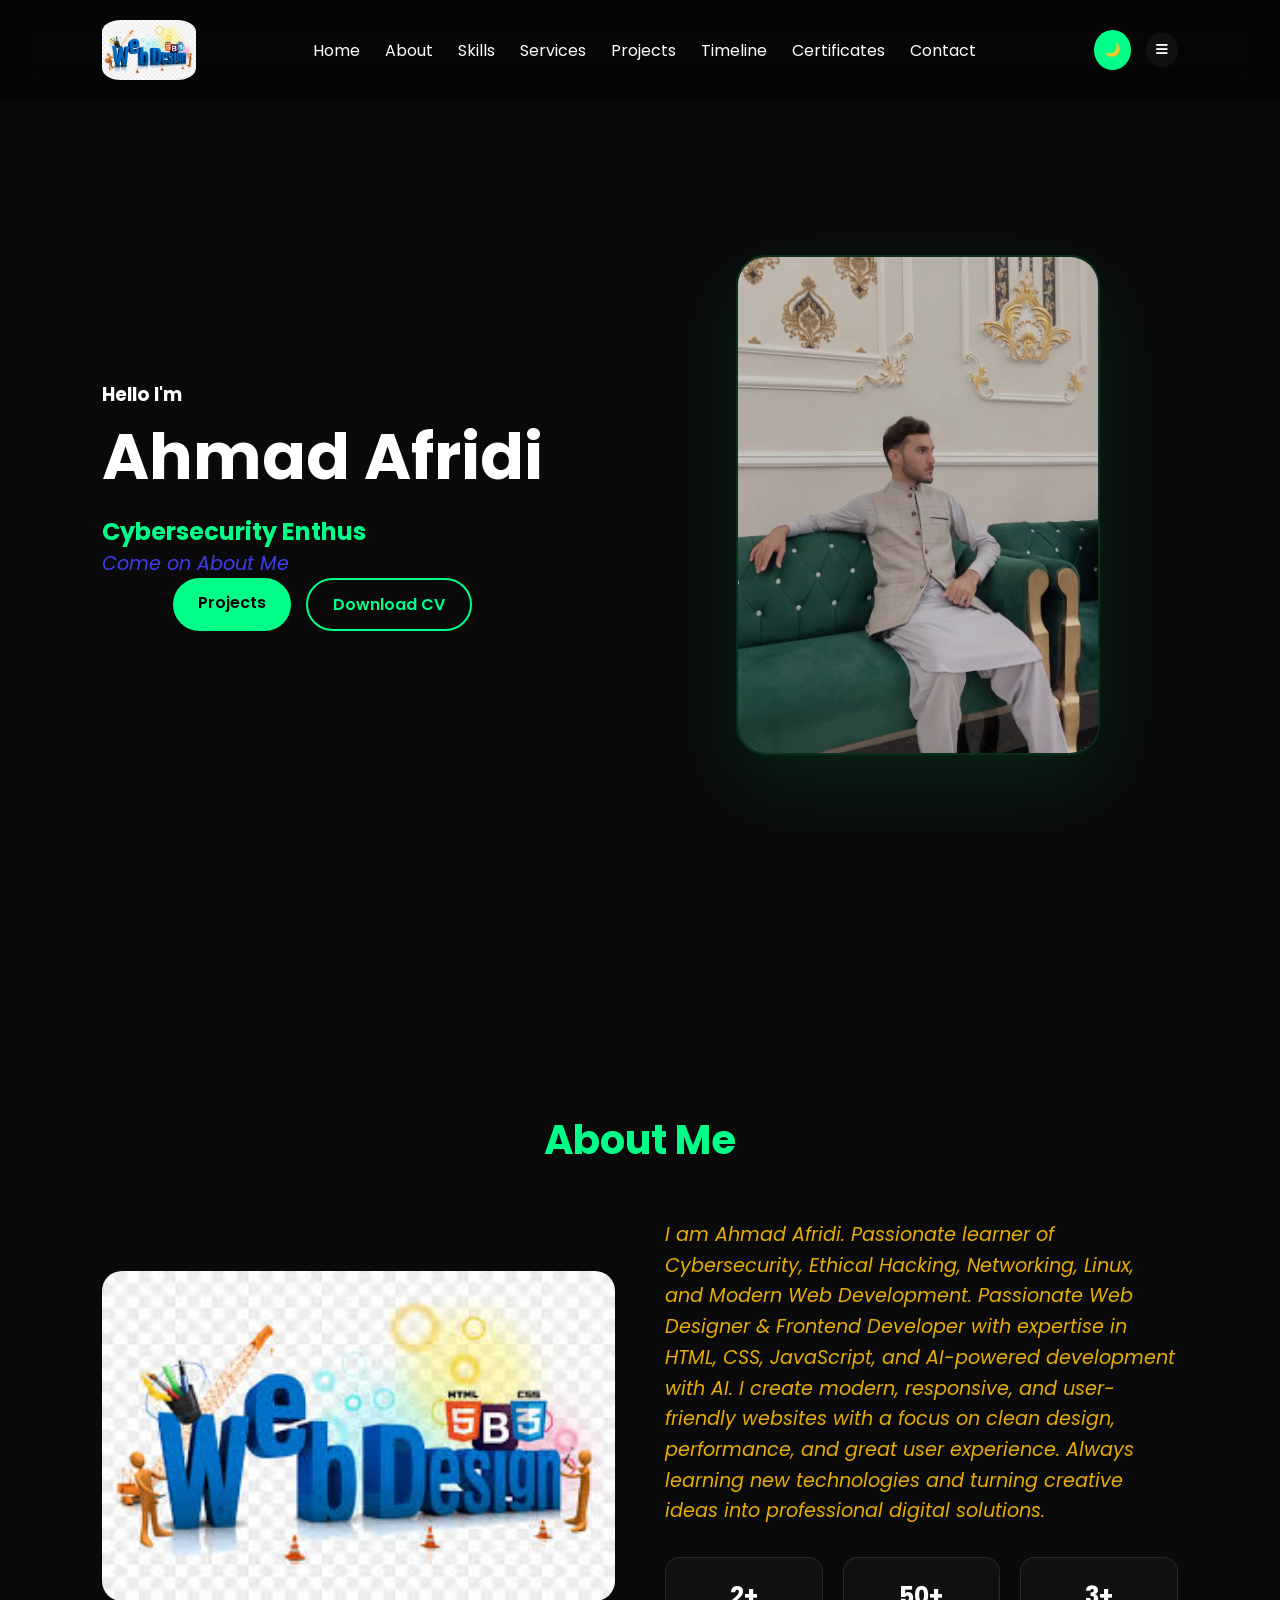
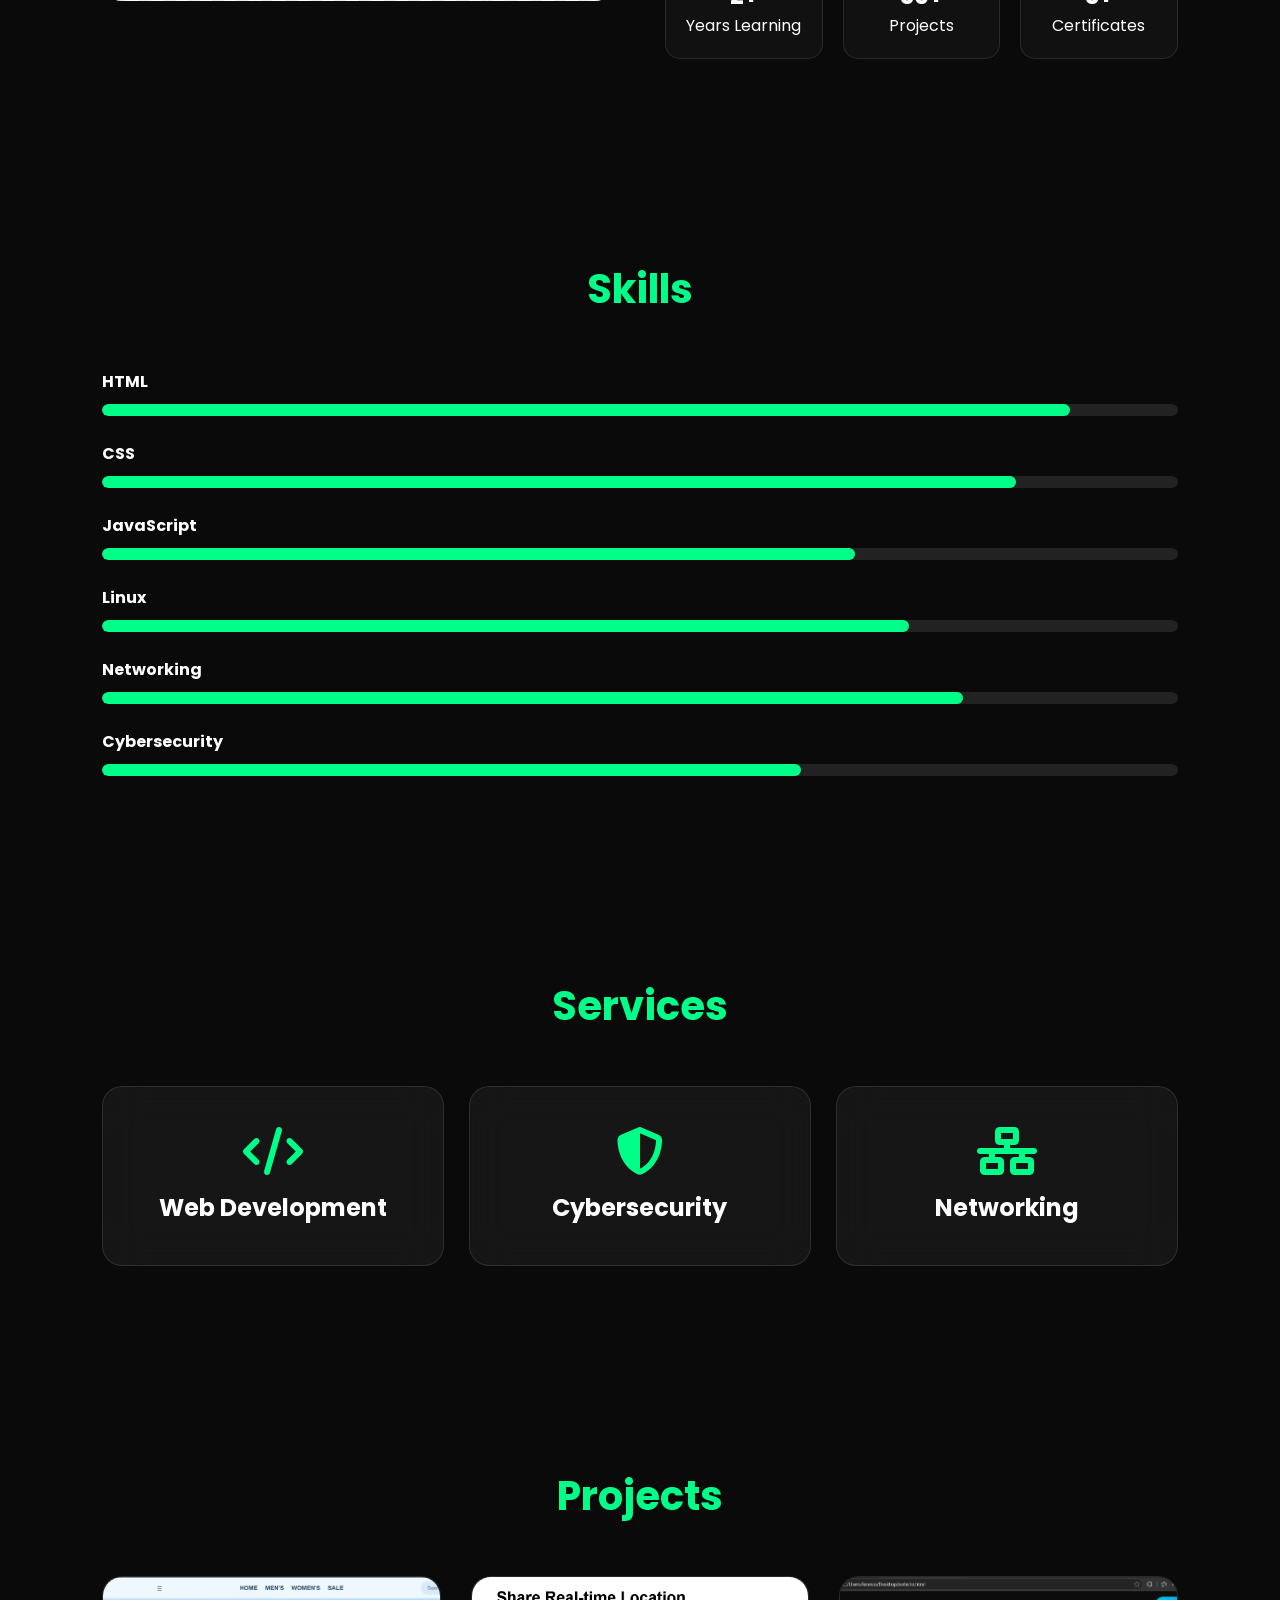
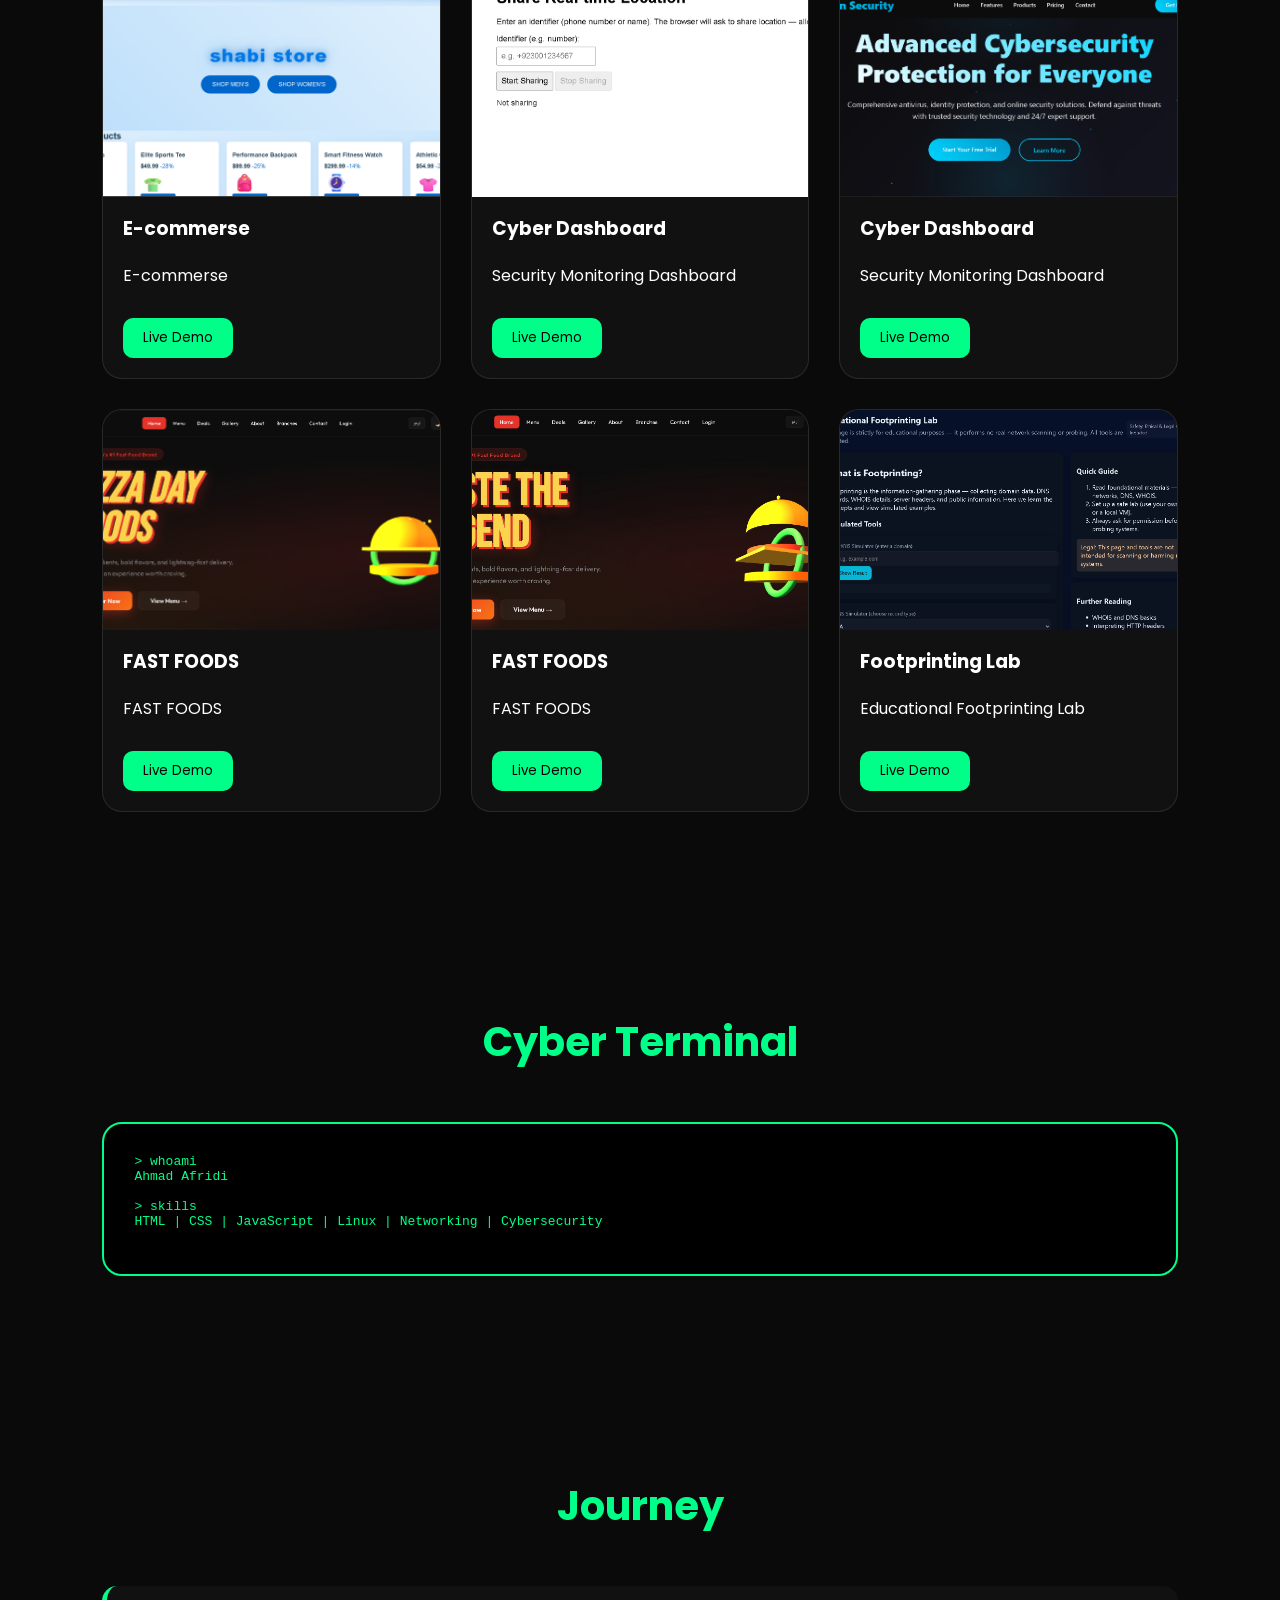
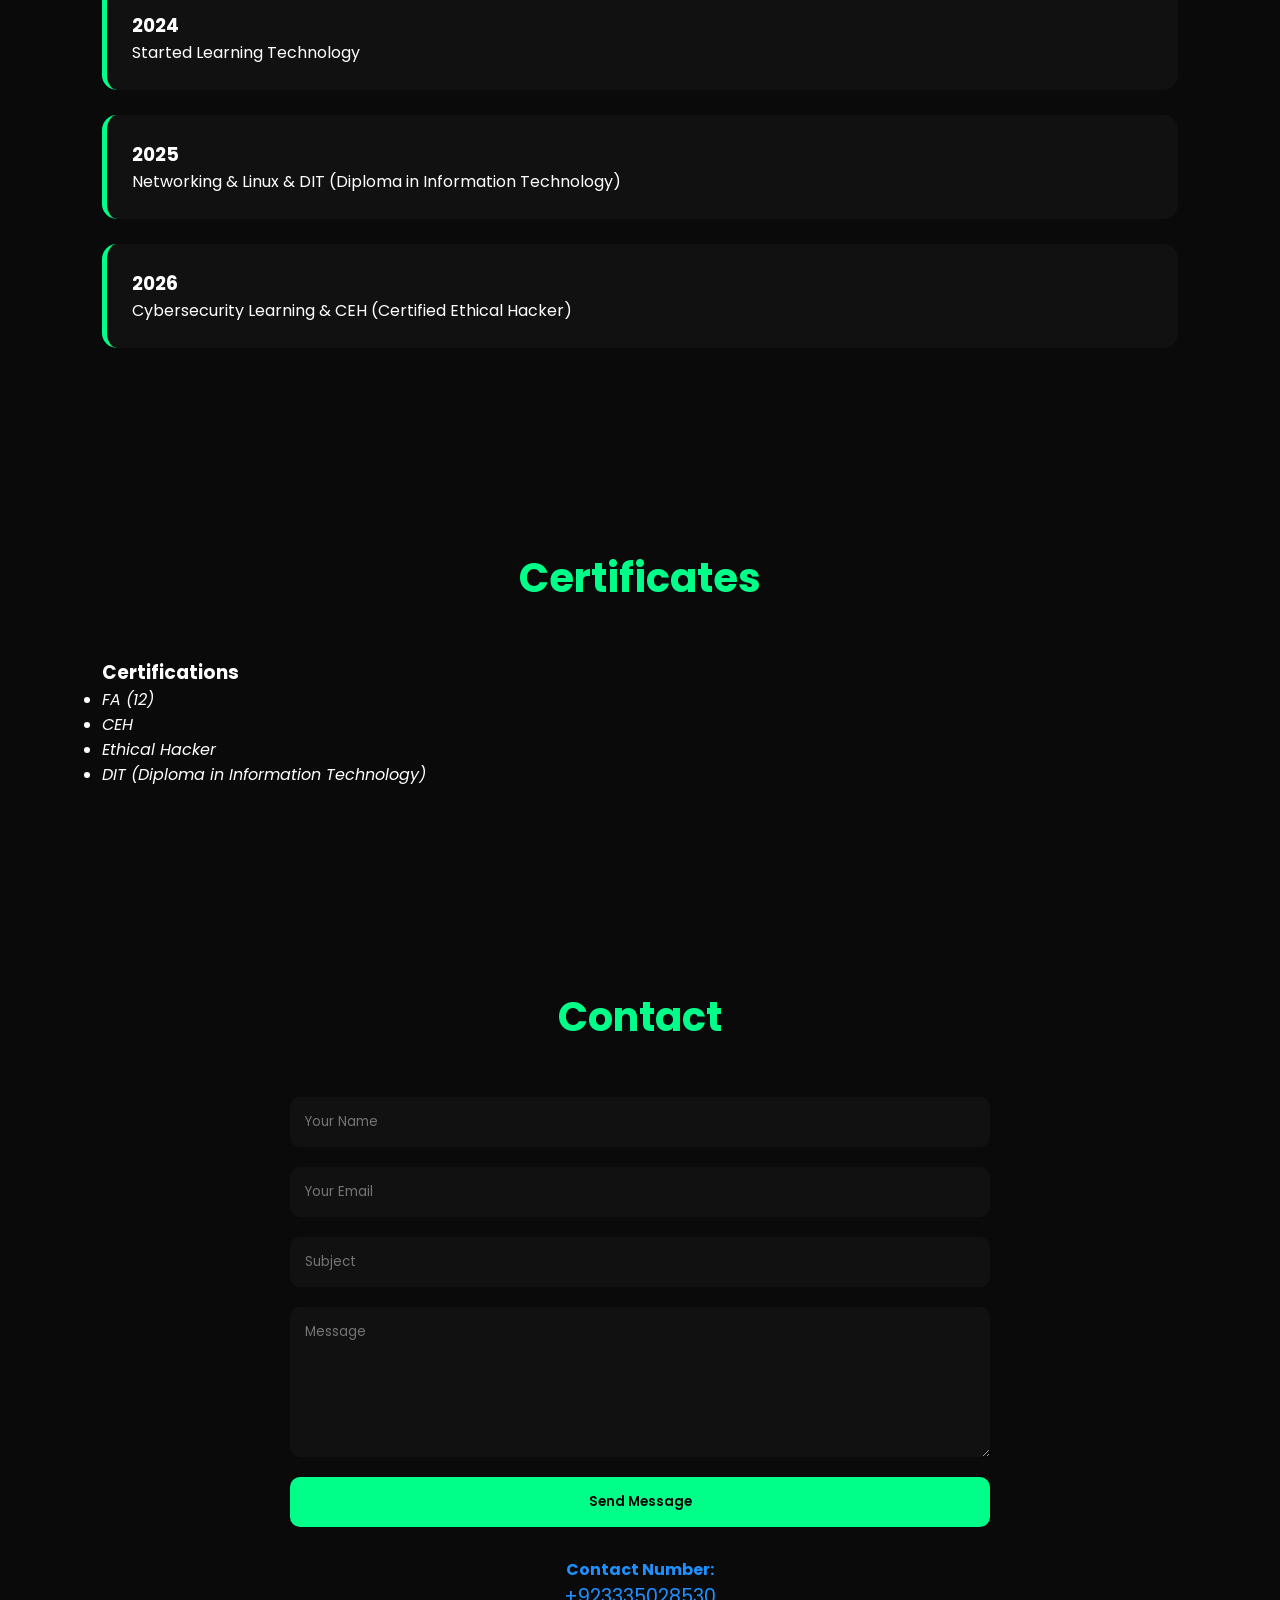
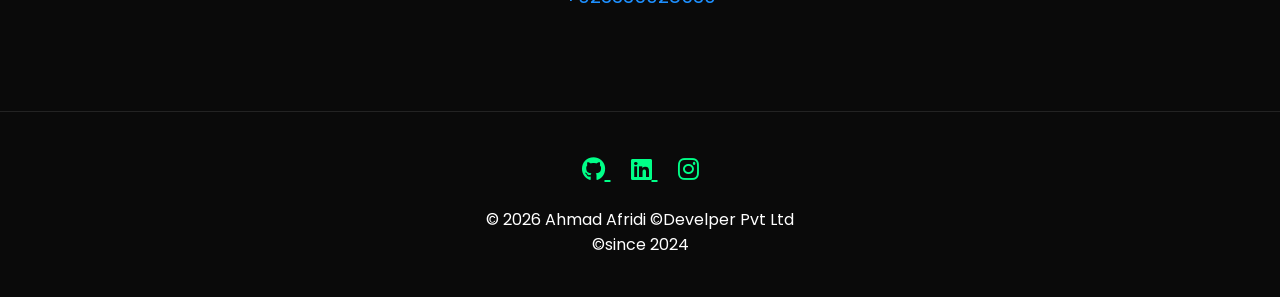
<file: index.html>
<!DOCTYPE html>
<html lang="en">

<head>
<meta charset="UTF-8">
<meta name="viewport" content="width=device-width, initial-scale=1.0">
<title>Ahmad Afridi | Portfolio</title>
<link rel="stylesheet" href="./style.css">
<link rel="preconnect" href="https://fonts.googleapis.com">
<link href="https://fonts.googleapis.com/css2?family=Poppins:wght@300;400;500;600;700;800&display=swap" rel="stylesheet">
<link rel="stylesheet" href="https://cdnjs.cloudflare.com/ajax/libs/font-awesome/6.6.0/css/all.min.css">
</head>

<body>

<!-- Loader -->
<div id="loader">
  <div class="loader-text" style="font-size: x-large;">Web Developer</div>
</div>

<!-- Navbar -->
<nav class="navbar">
  <div class="logo"><img src="./download.jpg" alt="" style="height: 60px; width: 100%; border-radius: 20%;"></div>

  <ul class="nav-links">
    <li><a href="#home">Home</a></li>
    <li><a href="#about">About</a></li>
    <li><a href="#skills">Skills</a></li>
    <li><a href="#services">Services</a></li>
    <li><a href="#projects">Projects</a></li>
    <li><a href="#timeline">Timeline</a></li>
    <li><a href="#certificates">Certificates</a></li>
    <li><a href="#contact">Contact</a></li>
  </ul>

  <div class="nav-actions">
    <!-- Dark/Light toggle — ID must be "theme-toggle" to match script.js -->
    <button id="theme-toggle">🌙</button>

    <!-- Mobile menu toggle — IDs must match script.js -->
    <div class="menu-container">
      <button id="menu-toggle"><i class="fas fa-bars"></i></button>
      <div class="menu-dropdown" id="menu-dropdown">
        <a href="#home">Home</a>
        <a href="#about">About</a>
        <a href="#skills">Skills</a>
        <a href="#services">Services</a>
        <a href="#projects">Projects</a>
        <a href="#timeline">Timeline</a>
        <a href="#certificates">Certificates</a>
        <a href="#contact">Contact</a>
      </div>
    </div>
  </div>
</nav>

<!-- Hero Section -->
<section id="home">
  <div class="hero">
    <!-- Class "hero-content" to match CSS -->
    <div class="hero-content">
      <h3>Hello I'm</h3>
      <h1>Ahmad Afridi</h1>
      <h2 id="typing"></h2>
      <p style="font-size: larger; font-style: italic; color: rgb(61, 61, 237);">Come on About Me</p>
      <!-- Class "hero-buttons" + "btn" / "btn btn2" to match CSS -->
      <div class="hero-buttons">
        <a href="#projects" class="btn">Projects</a>
        <a href="./Doc2.pdf" download="./Doc2.pdf" class="btn btn2">Download CV</a>
      </div>
    </div>

    <!-- Class "hero-image" to match CSS -->
    <div class="hero-image">
      <img class="hero-photo" src="./WhatsApp-Image-2025-10-24-at-8.53.51-AM.jpeg" alt="Ahmad Afridi">
    </div>
  </div>
</section>

<!-- About -->
<section id="about">
  <h1 class="section-title">About Me</h1>
  <div class="about-container">
    <div class="about-image">
      <img src="./download.jpg" alt="Profile">
    </div>
    <div>
      <p style="font-size: 1.2em; color: #e8ac06; line-height: 1.6;">
        <i>I am Ahmad Afridi. Passionate learner of
        Cybersecurity, Ethical Hacking, Networking, Linux,
        and Modern Web Development.

        Passionate Web Designer & Frontend Developer with expertise in HTML, CSS, JavaScript, and AI-powered development with AI. I create modern, responsive, and user-friendly websites with a focus on clean design, performance, and great user experience. Always learning new technologies and turning creative ideas into professional digital solutions.</i>
        
      </p>
      <div class="counter-box">
        <div class="counter"><h2>2+</h2><p>Years Learning</p></div>
        <div class="counter"><h2>50+</h2><p>Projects</p></div>
        <div class="counter"><h2>3+</h2><p>Certificates</p></div>
      </div>
    </div>
  </div>
</section>

<!-- Skills -->
<section id="skills">
  <h1 class="section-title">Skills</h1>
  <!-- Class "skills-container" to match CSS progress bars -->
  <div class="skills-container">
    <div class="skill"><h4>HTML</h4><div class="progress"><span style="width:90%"></span></div></div>
    <div class="skill"><h4>CSS</h4><div class="progress"><span style="width:85%"></span></div></div>
    <div class="skill"><h4>JavaScript</h4><div class="progress"><span style="width:70%"></span></div></div>
    <div class="skill"><h4>Linux</h4><div class="progress"><span style="width:75%"></span></div></div>
    <div class="skill"><h4>Networking</h4><div class="progress"><span style="width:80%"></span></div></div>
    <div class="skill"><h4>Cybersecurity</h4><div class="progress"><span style="width:65%"></span></div></div>
  </div>
</section>

<!-- Services -->
<section id="services">
  <h1 class="section-title">Services</h1>
  <!-- Class "services-container" + "service-card" to match CSS -->
  <div class="services-container">
    <div class="service-card">
      <i class="fa-solid fa-code"></i>
      <h2>Web Development</h2>
    </div>
    <div class="service-card">
      <i class="fa-solid fa-shield-halved"></i>
      <h2>Cybersecurity</h2>
    </div>
    <div class="service-card">
      <i class="fa-solid fa-network-wired"></i>
      <h2>Networking</h2>
    </div>
  </div>
</section>

<!-- Projects -->
<section id="projects">
  <h1 class="section-title">Projects</h1>
  <!-- Class "projects-container" + "project-card" to match CSS -->
  <div class="projects-container">

    <div class="project-card">
      <img src="./Screenshot 2026-06-05 183253.png" alt="Portfolio Website">
      <h3>E-commerse</h3>
      <p>E-commerse</p>
      <a href="./shopfy_final.html"><button>Live Demo</button></a>
    </div>

    <div class="project-card">
      <img src="./Screenshot 2026-06-06 121902.png" alt="Cyber Dashboard">
      <h3>Cyber Dashboard</h3>
      <p>Security Monitoring Dashboard</p>
      <a href="./index1.html"><button>Live Demo</button></a>
      
    </div>

    <div class="project-card">
      <img src="./Screenshot 2026-06-06 120921.png" alt="Cyber Dashboard 2">
      <h3>Cyber Dashboard</h3>
      <p>Security Monitoring Dashboard</p>
      <a href="./website.html"><button>Live Demo</button></a>
    </div>

    <div class="project-card">
      <img src="./Screenshot 2026-06-08 232127.png" alt="Hacker Dashboard">
      <h3>FAST FOODS</h3>
      <p>FAST FOODS</p>
      <a href="./piiza day/pizza.html"><button>Live Demo</button></a>
    </div>

    <div class="project-card">
      <img src="./Screenshot_9-6-2026_122927_.jpeg" alt="Cyber Dashboard 3">
      <h3>FAST FOODS</h3>
      <p>FAST FOODS</p>
      <a href="./pizza2.html"><button>Live Demo</button></a>
    </div>

    <div class="project-card">
      <img src="./Screenshot 2026-06-06 122148.png" alt="Footprinting Lab">
      <h3>Footprinting Lab</h3>
      <p>Educational Footprinting Lab</p>
      <a href="./educational_footprinting_website_html_urdu.html"><button>Live Demo</button></a>
    </div>

  </div>
</section>

<!-- Cyber Terminal -->
<section>
  <h1 class="section-title">Cyber Terminal</h1>
  <!-- Class "terminal-box" to match CSS -->
  <div class="terminal-box">
    <pre>
> whoami
Ahmad Afridi

> skills
HTML | CSS | JavaScript | Linux | Networking | Cybersecurity
    </pre>
  </div>
</section>

<!-- Timeline -->
<section id="timeline">
  <h1 class="section-title">Journey</h1>
  <div class="timeline">
    <div class="timeline-item">
      <h3>2024</h3>
      <p>Started Learning Technology</p>
    </div>
    <div class="timeline-item">
      <h3>2025</h3>
      <p>Networking &amp; Linux &amp; DIT (Diploma in Information Technology)</p>
    </div>
    <div class="timeline-item">
      <h3>2026</h3>
      <p>Cybersecurity Learning &amp; CEH (Certified Ethical Hacker)</p>
    </div>
  </div>
</section>

<!-- Certificates -->
<section id="certificates">
  <h1 class="section-title">Certificates</h1>
  <!-- <div class="certificate-gallery">

    <a href="./IMG-20240510-WA0014[1]2.jpg"><img src="./IMG-20240510-WA0014[1]2.jpg" alt="Certificate 1" style="width: 70%; height: 300px;"></a>

    <a href="./Ethical_Hacker_certificate_uroojahmad990-gmail-com_8842e8bc-bc0b-4513-b990-028aa41650c3_page-0001 (1).jpg"><img src="./Ethical_Hacker_certificate_uroojahmad990-gmail-com_8842e8bc-bc0b-4513-b990-028aa41650c3_page-0001 (1).jpg" alt="Certificate 2"></a>


    <!-- <img src="cert3.jpg" alt="Certificate 3">  -->
  
  <!-- </div> -->
  <div class="certificate-list">
    <h3>Certifications</h3>
    <ul>
     <i><li>FA (12)</li>
      <li>CEH</li>
      <li>Ethical Hacker</li>
      <li>DIT (Diploma in Information Technology)</li></i> 
    </ul>
  </div>
</section>

<!-- Contact -->
<section id="contact">
  <h1 class="section-title">Contact</h1>
  <form action="mailto:your-email@example.com" method="post" enctype="text/plain">
    <input type="text" name="name" placeholder="Your Name" required>
    <input type="email" name="email" placeholder="Your Email" required>
    <input type="text" name="subject" placeholder="Subject" required>
    <textarea name="message" placeholder="Message" rows="8" required></textarea>
    <button type="submit">Send Message</button>
  </form>
  <div style="text-align:center; margin-top:30px; color:dodgerblue;">
    <p><strong>Contact Number:</strong></p>
    <p style="font-size:1.2em;">+923335028530</p>
  </div>
</section>

<footer>
  <div class="socials">
    <a href="https://github.com/ahmad-afridi" target="_blank" rel="noreferrer noopener">
      <i class="fab fa-github"></i>
    </a>
    <a href="https://www.linkedin.com/in/ahmad-afridi-6774a7350" target="_blank" rel="noreferrer noopener">
      <i class="fab fa-linkedin"></i>
    </a>
    <a href="https://www.instagram.com/ahmed.ptm/" target="_blank" rel="noreferrer noopener">
      <i class="fab fa-instagram"></i>
    </a>
  </div>
  <p>© 2026 Ahmad Afridi ©Develper Pvt Ltd <br> ©since 2024</p>
</footer>

<script src="./script.js"></script>
</body>
</html>
</file>
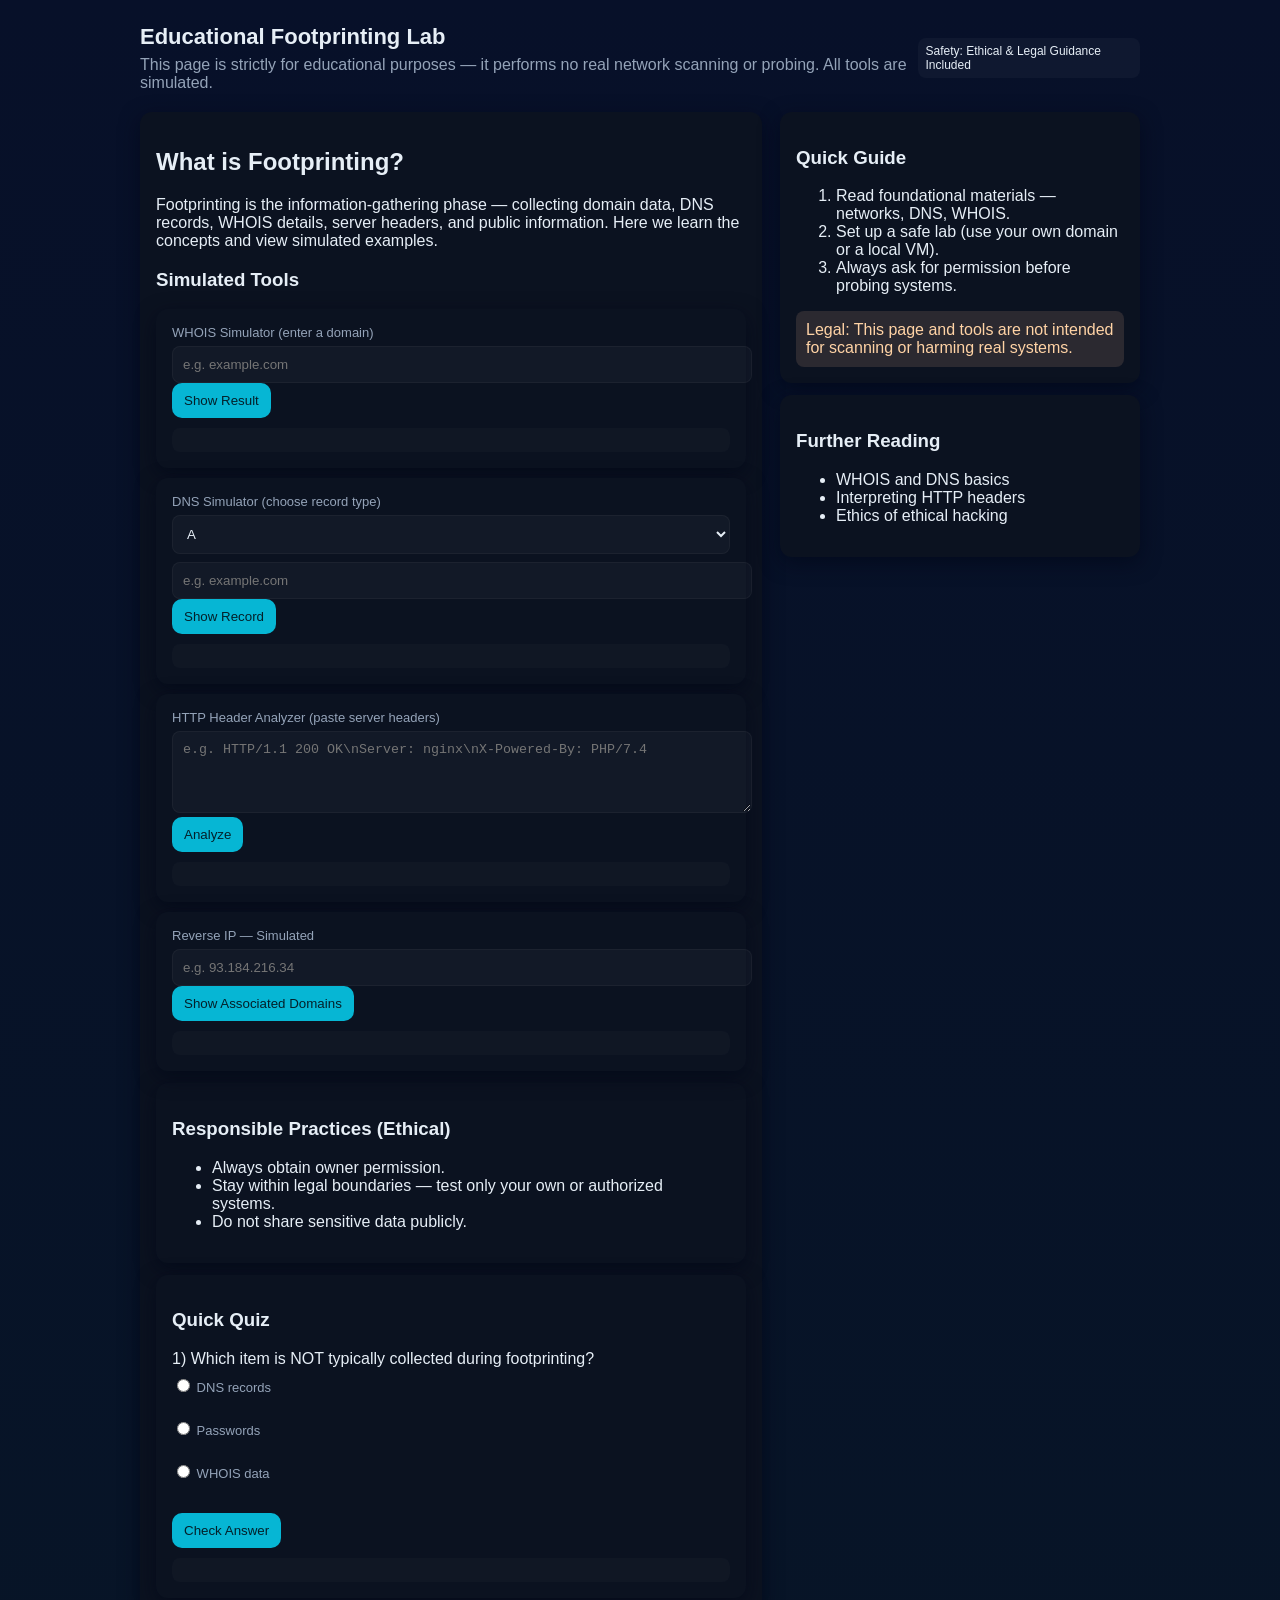
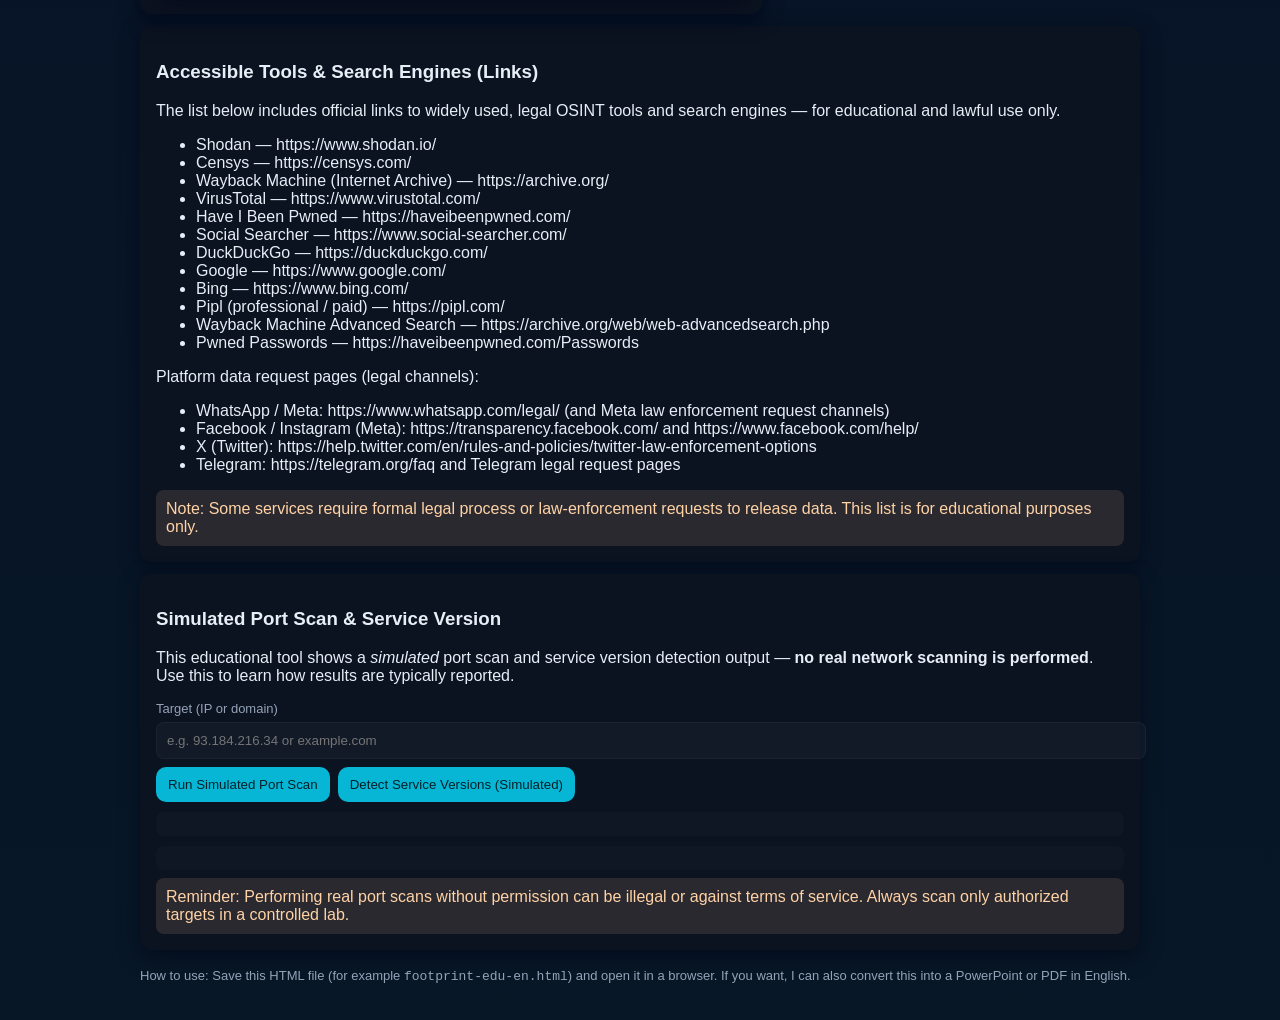
<file: educational_footprinting_website_html_urdu.html>
<!doctype html>
<html lang="en" dir="ltr">
<head>
  <meta charset="utf-8" />
  <meta name="viewport" content="width=device-width,initial-scale=1" />
  <title>Educational Footprinting Lab</title>
  <style>
    :root{--bg:#0f1724;--card:#0b1220;--accent:#06b6d4;--muted:#94a3b8;--glass:rgba(255,255,255,0.03)}
    body{font-family:'Segoe UI',Tahoma,sans-serif;background:linear-gradient(180deg,#071029 0%,#071726 100%);color:#e6eef6;margin:0;padding:24px}
    .container{max-width:1000px;margin:0 auto}
    header{display:flex;align-items:center;justify-content:space-between;margin-bottom:20px}
    h1{font-size:22px;margin:0}
    p.lead{color:var(--muted);margin:6px 0 0}
    .grid{display:grid;grid-template-columns:1fr 360px;gap:18px}
    .card{background:var(--card);padding:16px;border-radius:12px;box-shadow:0 6px 20px rgba(2,6,23,0.6)}
    label{display:block;margin-bottom:6px;color:var(--muted);font-size:13px}
    input[type=text],textarea,select{width:100%;padding:10px;border-radius:8px;border:1px solid rgba(255,255,255,0.04);background:var(--glass);color:inherit}
    button{background:var(--accent);color:#04202a;border:none;padding:10px 12px;border-radius:10px;cursor:pointer}
    .result{background:rgba(255,255,255,0.02);padding:12px;border-radius:8px;margin-top:10px;font-size:13px}
    footer{color:var(--muted);margin-top:18px;font-size:13px}
    .tools-list{display:flex;flex-direction:column;gap:10px}
    .tool-row{display:flex;gap:8px;align-items:center}
    .badge{background:rgba(255,255,255,0.03);padding:6px 8px;border-radius:8px;font-size:12px}
    .quiz{margin-top:10px}
    .q{margin-bottom:8px}
    .notice{background:#2b2930;padding:10px;border-radius:8px;color:#ffd3a5}
  </style>
</head>
<body>
  <div class="container">
    <header>
      <div>
        <h1>Educational Footprinting Lab</h1>
        <p class="lead">This page is strictly for educational purposes — it performs no real network scanning or probing. All tools are simulated.</p>
      </div>
      <div class="badge">Safety: Ethical & Legal Guidance Included</div>
    </header>

    <div class="grid">
      <main class="card">
        <h2>What is Footprinting?</h2>
        <p>Footprinting is the information-gathering phase — collecting domain data, DNS records, WHOIS details, server headers, and public information. Here we learn the concepts and view simulated examples.</p>

        <section>
          <h3>Simulated Tools</h3>
          <div class="tools-list">
            <div class="tool-row card">
              <div style="flex:1">
                <label>WHOIS Simulator (enter a domain)</label>
                <input id="whois-input" type="text" placeholder="e.g. example.com" />
                <button onclick="runWhois()">Show Result</button>
                <div id="whois-result" class="result"></div>
              </div>
            </div>

            <div class="tool-row card">
              <div style="flex:1">
                <label>DNS Simulator (choose record type)</label>
                <select id="dns-type"><option>A</option><option>MX</option><option>NS</option><option>TXT</option></select>
                <input id="dns-input" type="text" placeholder="e.g. example.com" style="margin-top:8px" />
                <button onclick="runDns()">Show Record</button>
                <div id="dns-result" class="result"></div>
              </div>
            </div>

            <div class="tool-row card">
              <div style="flex:1">
                <label>HTTP Header Analyzer (paste server headers)</label>
                <textarea id="header-input" rows="4" placeholder="e.g. HTTP/1.1 200 OK\nServer: nginx\nX-Powered-By: PHP/7.4"></textarea>
                <button onclick="analyzeHeaders()">Analyze</button>
                <div id="header-result" class="result"></div>
              </div>
            </div>

            <div class="tool-row card">
              <div style="flex:1">
                <label>Reverse IP — Simulated</label>
                <input id="revip-input" type="text" placeholder="e.g. 93.184.216.34" />
                <button onclick="runRevIP()">Show Associated Domains</button>
                <div id="revip-result" class="result"></div>
              </div>
            </div>

          </div>
        </section>

        <section class="card" style="margin-top:12px">
          <h3>Responsible Practices (Ethical)</h3>
          <ul>
            <li>Always obtain owner permission.</li>
            <li>Stay within legal boundaries — test only your own or authorized systems.</li>
            <li>Do not share sensitive data publicly.</li>
          </ul>
        </section>

        <section class="card" style="margin-top:12px">
          <h3>Quick Quiz</h3>
          <div class="quiz">
            <div class="q">1) Which item is NOT typically collected during footprinting?</div>
            <label><input type="radio" name="q1" value="a"> DNS records</label><br>
            <label><input type="radio" name="q1" value="b"> Passwords</label><br>
            <label><input type="radio" name="q1" value="c"> WHOIS data</label><br>
            <div style="margin-top:8px"><button onclick="checkQuiz()">Check Answer</button></div>
            <div id="quiz-result" class="result"></div>
          </div>
        </section>

      </main>

      <aside>
        <div class="card">
          <h3>Quick Guide</h3>
          <ol>
            <li>Read foundational materials — networks, DNS, WHOIS.</li>
            <li>Set up a safe lab (use your own domain or a local VM).</li>
            <li>Always ask for permission before probing systems.</li>
          </ol>
          <div style="margin-top:8px" class="notice">Legal: This page and tools are not intended for scanning or harming real systems.</div>
        </div>

        <div class="card" style="margin-top:12px">
          <h3>Further Reading</h3>
          <ul>
            <li>WHOIS and DNS basics</li>
            <li>Interpreting HTTP headers</li>
            <li>Ethics of ethical hacking</li>
          </ul>
        </div>
      </aside>

    </div>

    <section class="card" style="margin-top:12px">
      <h3>Accessible Tools & Search Engines (Links)</h3>
      <p>The list below includes official links to widely used, legal OSINT tools and search engines — for educational and lawful use only.</p>
      <ul>
        <li>Shodan — https://www.shodan.io/</li>
        <li>Censys — https://censys.com/</li>
        <li>Wayback Machine (Internet Archive) — https://archive.org/</li>
        <li>VirusTotal — https://www.virustotal.com/</li>
        <li>Have I Been Pwned — https://haveibeenpwned.com/</li>
        <li>Social Searcher — https://www.social-searcher.com/</li>
        <li>DuckDuckGo — https://duckduckgo.com/</li>
        <li>Google — https://www.google.com/</li>
        <li>Bing — https://www.bing.com/</li>
        <li>Pipl (professional / paid) — https://pipl.com/</li>
        <li>Wayback Machine Advanced Search — https://archive.org/web/web-advancedsearch.php</li>
        <li>Pwned Passwords — https://haveibeenpwned.com/Passwords</li>
      </ul>
      <p>Platform data request pages (legal channels):</p>
      <ul>
        <li>WhatsApp / Meta: https://www.whatsapp.com/legal/ (and Meta law enforcement request channels)</li>
        <li>Facebook / Instagram (Meta): https://transparency.facebook.com/ and https://www.facebook.com/help/</li>
        <li>X (Twitter): https://help.twitter.com/en/rules-and-policies/twitter-law-enforcement-options</li>
        <li>Telegram: https://telegram.org/faq and Telegram legal request pages</li>
      </ul>
      <div class="notice">Note: Some services require formal legal process or law‑enforcement requests to release data. This list is for educational purposes only.</div>
    </section>

        <section class="card" style="margin-top:12px">
          <h3>Simulated Port Scan & Service Version</h3>
          <p>This educational tool shows a <em>simulated</em> port scan and service version detection output — <strong>no real network scanning is performed</strong>. Use this to learn how results are typically reported.</p>

          <label>Target (IP or domain)</label>
          <input id="port-target" type="text" placeholder="e.g. 93.184.216.34 or example.com" />

          <div style="display:flex;gap:8px;margin-top:8px">
            <button onclick="runPortScan()">Run Simulated Port Scan</button>
            <button onclick="runServiceVersion()">Detect Service Versions (Simulated)</button>
          </div>

          <div id="port-result" class="result" style="margin-top:10px"></div>
          <div id="version-result" class="result" style="margin-top:10px"></div>

          <div style="margin-top:8px" class="notice">Reminder: Performing real port scans without permission can be illegal or against terms of service. Always scan only authorized targets in a controlled lab.</div>
        </section>

    <footer>
      <p>How to use: Save this HTML file (for example <code>footprint-edu-en.html</code>) and open it in a browser. If you want, I can also convert this into a PowerPoint or PDF in English.</p>
    </footer>
  </div>

<script>
function runWhois(){
  const d=document.getElementById('whois-input').value.trim();
  const out=document.getElementById('whois-result');
  if(!d){out.textContent='Please enter a domain.';return}
  out.innerHTML='<strong>WHOIS Result (sample)</strong><br>'+
    'Domain: '+escapeHtml(d)+'<br>'+ 
    'Registrar: Example Registrar<br>'+ 
    'Registered On: 2010-04-15<br>'+ 
    'Expiry: 2026-04-15<br>'+ 
    'Name Servers: ns1.example.com, ns2.example.com<br>'+ 
    'Registrant: Example Organization';
}

function runDns(){
  const host=document.getElementById('dns-input').value.trim();
  const type=document.getElementById('dns-type').value;
  const out=document.getElementById('dns-result');
  if(!host){out.textContent='Please enter a domain.';return}
  let sample='';
  if(type==='A') sample=host+' A 93.184.216.34';
  if(type==='MX') sample=host+' MX 10 mail.'+host;
  if(type==='NS') sample=host+' NS ns1.'+host+', ns2.'+host;
  if(type==='TXT') sample=host+' TXT "v=spf1 include:_spf.example.com ~all"';
  out.innerHTML='<strong>DNS ('+type+') - sample</strong><br>'+escapeHtml(sample);
}

function analyzeHeaders(){
  const txt=document.getElementById('header-input').value.trim();
  const out=document.getElementById('header-result');
  if(!txt){out.textContent='Please paste headers.';return}
  let notes=[];
  if(/Server:/i.test(txt)) notes.push('Server header found — may reveal web server type');
  if(/X-Powered-By:/i.test(txt)) notes.push('X-Powered-By header: may reveal tech stack — useful for hardening');
  if(/cookie:/i.test(txt)) notes.push('Cookie header: may contain session or identifying info');
  if(notes.length===0) notes.push('No notable observations — this is a sample.');
  out.innerHTML='<strong>Analysis</strong><br>- '+notes.join('<br>- ');
}

function runRevIP(){
  const ip=document.getElementById('revip-input').value.trim();
  const out=document.getElementById('revip-result');
  if(!ip){out.textContent='Please enter an IP.';return}
  out.innerHTML='<strong>Reverse IP (sample)</strong><br>Discovered domains:<br>- example.com<br>- docs.example.com<br>- blog.example.com';
}

function runPortScan(){
  const target=document.getElementById('port-target').value.trim();
  const out=document.getElementById('port-result');
  const verOut=document.getElementById('version-result');
  out.textContent=''; verOut.textContent='';
  if(!target){out.textContent='Please enter a target (IP or domain).';return}
  // Simulated port list — vary by target string to show different outputs for learning
  let samples = {
    'example.com':['22/tcp open ssh','80/tcp open http','443/tcp open https','3306/tcp closed mysql'],
    '93.184.216.34':['22/tcp open ssh','80/tcp open http','443/tcp open https']
  };
  let defaultSample=['21/tcp open ftp','22/tcp open ssh','80/tcp open http','139/tcp closed netbios','443/tcp open https'];
  let result = samples[target] || defaultSample;
  out.innerHTML='<strong>Simulated Port Scan Results for '+escapeHtml(target)+'</strong><br>' + result.map(r=>escapeHtml(r)).join('<br>');
}

function runServiceVersion(){
  const target=document.getElementById('port-target').value.trim();
  const out=document.getElementById('version-result');
  out.textContent='';
  if(!target){out.textContent='Please enter a target (IP or domain).';return}
  // Simulated service/version detection
  let versions = {
    'example.com':['22/tcp ssh OpenSSH 7.6p1','80/tcp http nginx 1.14.0','443/tcp http nginx 1.14.0 (TLS)'],
    '93.184.216.34':['22/tcp ssh OpenSSH 7.6p1','80/tcp http Apache/2.4.29','443/tcp https Apache/2.4.29 (TLS)']
  };
  let defaultVer=['21/tcp ftp vsftpd 3.0.2','22/tcp ssh OpenSSH 7.2p2','80/tcp http nginx 1.10.3','443/tcp https nginx 1.10.3 (TLS)'];
  let result = versions[target] || defaultVer;
  out.innerHTML='<strong>Simulated Service Version Detection for '+escapeHtml(target)+'</strong><br>' + result.map(r=>escapeHtml(r)).join('<br>');
}

function checkQuiz(){
  const ans=document.querySelector('input[name=q1]:checked');
  const out=document.getElementById('quiz-result');
  if(!ans){out.textContent='Select an answer.';return}
  out.textContent=(ans.value==='b')?'Correct — passwords are not typically discoverable via footprinting.':'Incorrect — try again.';
}

function escapeHtml(s){return String(s).replace(/[&<>"']/g,function(c){return{'&':'&amp;','<':'&lt;','>':'&gt;','"':'&quot;',"'":"&#39;"}[c]})}
</script>
</body>
</html>
</file>
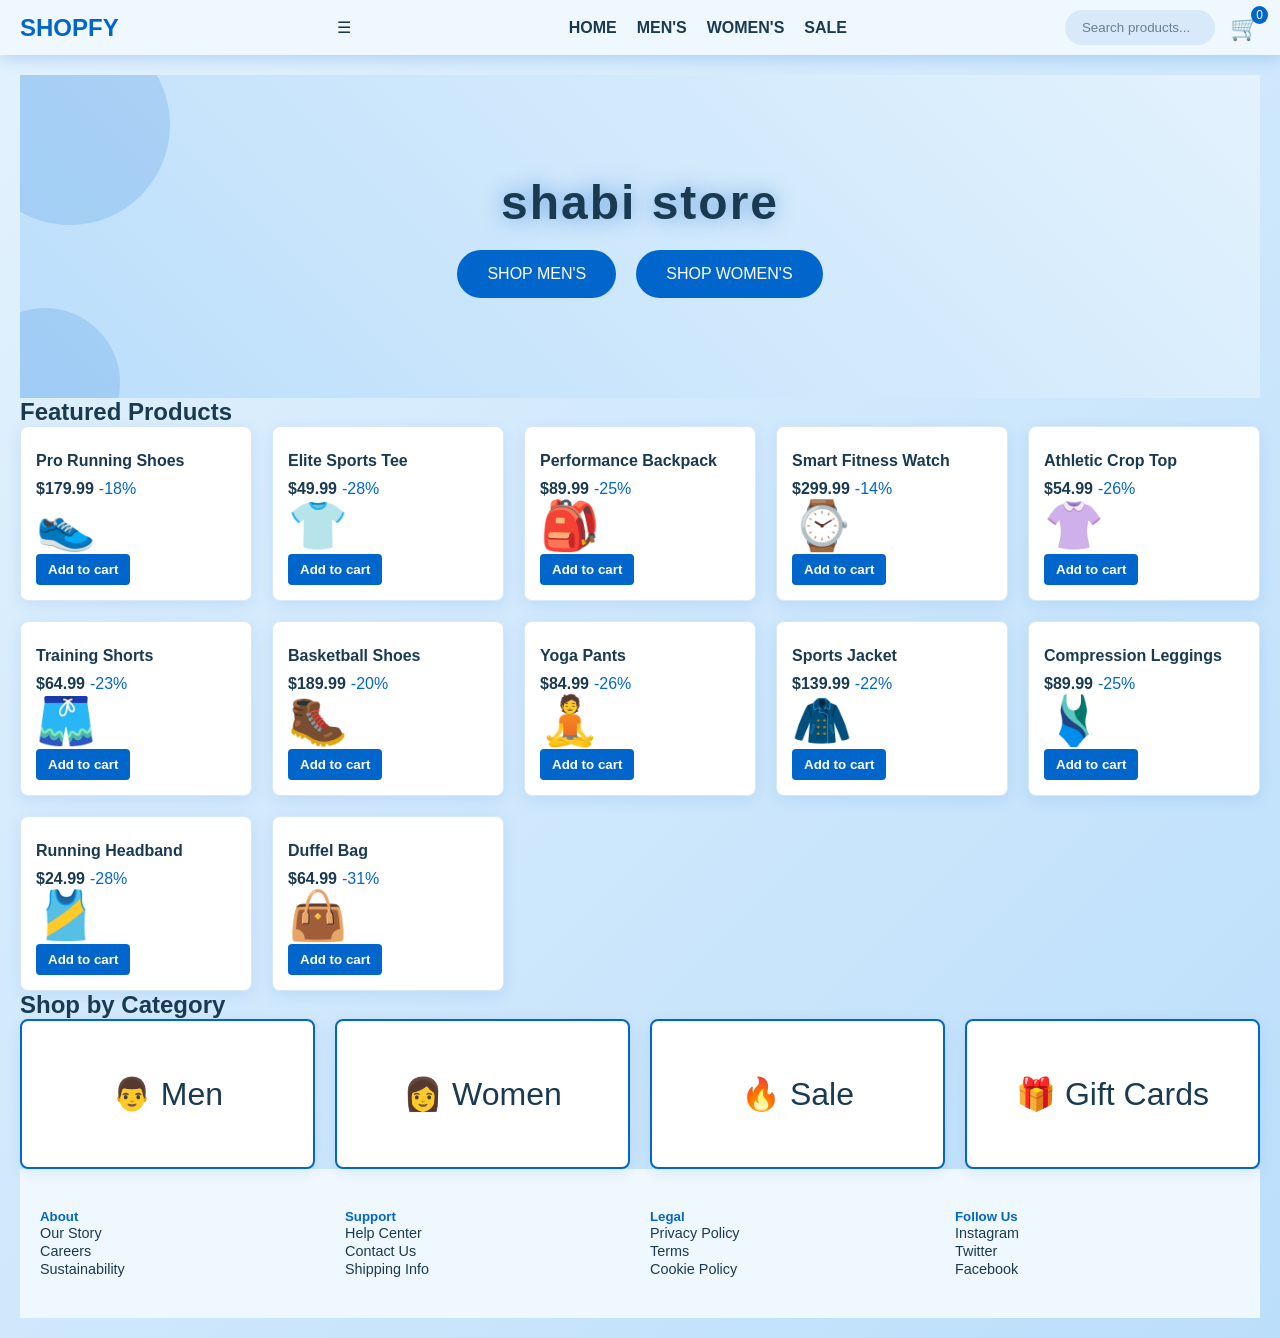
<file: shopfy_final.html>
<!DOCTYPE html>
<html lang="en">
<head>
<meta charset="UTF-8">
<meta name="viewport" content="width=device-width, initial-scale=1.0">
<title>SHOPFY – shabi store</title>
<style>
  :root {
    --dark: #e3f2fd;
    --black: #f0f8ff;
    --orange: #0066cc;
    --orange-light: #0088ff;
    --white: #1a3a52;
  }
  * { box-sizing: border-box; margin:0; padding:0; }
  body { font-family: Arial, sans-serif; background: linear-gradient(135deg, #e3f2fd 0%, #bbdefb 100%); color: var(--white); overflow-x:hidden; }
  header { position: sticky; top:0; background: var(--black); display:flex; align-items:center; justify-content:space-between; padding:10px 20px; z-index:1000; animation: slideDown 0.6s ease-out; box-shadow: 0 4px 15px rgba(0,102,204,0.2); }
  @keyframes slideDown { from { transform: translateY(-100%); opacity: 0; } to { transform: translateY(0); opacity: 1; } }
  .logo { font-size:1.5rem; font-weight:bold; color: var(--orange); cursor:pointer; animation: fadeInScale 0.8s ease-out; }
  @keyframes fadeInScale { from { opacity: 0; transform: scale(0.8); } to { opacity: 1; transform: scale(1); } }
  nav ul { list-style:none; display:flex; gap:20px; }
  nav a { color:var(--white); text-decoration:none; font-weight:600; animation: slideInNav 0.6s ease-out backwards; transition: color 0.3s; }
  nav a:hover { color: var(--orange); text-shadow: 0 0 10px rgba(255,107,0,0.6); }
  nav li:nth-child(1) a { animation-delay: 0.1s; }
  nav li:nth-child(2) a { animation-delay: 0.2s; }
  nav li:nth-child(3) a { animation-delay: 0.3s; }
  nav li:nth-child(4) a { animation-delay: 0.4s; }
  @keyframes slideInNav { from { opacity: 0; transform: translateX(-20px); } to { opacity: 1; transform: translateX(0); } }
  .search-cart { display:flex; align-items:center; gap:15px; animation: slideInRight 0.6s ease-out 0.2s backwards; }
  @keyframes slideInRight { from { opacity: 0; transform: translateX(20px); } to { opacity: 1; transform: translateX(0); } }
  .search-box { position: relative; animation: slideInSearch 0.8s ease-out 0.1s backwards; }
  .search-box input { 
    padding:8px 15px; 
    border:2px solid transparent; 
    border-radius:20px; 
    background: rgba(0,102,204,0.1); 
    color: var(--white);
    transition: all 0.4s cubic-bezier(0.4, 0, 0.2, 1); 
    width: 150px;
    position: relative;
  }
  .search-box input::placeholder { color: rgba(26,58,82,0.6); transition: color 0.3s; }
  .search-box input:hover { 
    background: rgba(0,102,204,0.15); 
    border-color: var(--orange); 
    box-shadow: 0 0 15px rgba(0,102,204,0.3), inset 0 0 10px rgba(0,102,204,0.1);
  }
  .search-box input:focus { 
    outline: none; 
    width: 250px;
    background: rgba(0,102,204,0.2); 
    box-shadow: 0 0 25px rgba(0,102,204,0.6), inset 0 0 15px rgba(0,102,204,0.15);
    border-color: var(--orange-light);
    transform: scale(1.05);
  }
  .search-box input:focus::placeholder { color: rgba(0,102,204,0.7); }
  @keyframes slideInSearch { from { opacity: 0; transform: translateX(20px); } to { opacity: 1; transform: translateX(0); } }
  .cart { position:relative; cursor:pointer; animation: bounce 1s infinite; transition: transform 0.2s; font-size: 1.5rem; }
  .cart:hover { transform: scale(1.15) rotate(15deg); }
  .cart::after { content: attr(data-count); position:absolute; top:-8px; right:-8px; background:var(--orange); color:#fff; border-radius:50%; padding:2px 5px; font-size:0.75rem; }
  @keyframes bounce { 0%,100%{transform:translateY(0);}50%{transform:translateY(-5px);} }
  main { padding:20px; }
  #hero { position:relative; text-align:center; padding:100px 20px; background: linear-gradient(45deg,#bbdefb,#e3f2fd); overflow:hidden; }
  #hero h1 { 
    font-size:3rem; 
    animation: textShift 5s infinite, bounce 1.2s infinite 0.2s, glowPulse 3s infinite;
    text-shadow: 0 0 20px rgba(0,102,204,0.5);
    letter-spacing: 2px;
    font-weight: 900;
  }
  @keyframes textShift { 
    0%,100%{color:var(--orange);} 
    50%{color:var(--orange-light);} 
  }
  @keyframes glowPulse {
    0%, 100% { text-shadow: 0 0 20px rgba(0,102,204,0.5), 0 0 40px rgba(0,102,204,0.3); }
    50% { text-shadow: 0 0 40px rgba(0,102,204,0.8), 0 0 80px rgba(0,102,204,0.5), 0 0 120px rgba(0,102,204,0.3); }
  }
  .hero-buttons { margin-top:20px; display:flex; gap:20px; justify-content:center; }
  .hero-buttons button { background:var(--orange); border:none; padding:15px 30px; color:#fff; font-size:1rem; cursor:pointer; border-radius:30px; transition:background 0.3s; }
  .hero-buttons button:hover { background:var(--orange-light); }
  .float-bg { position:absolute; width:200px; height:200px; border-radius:50%; background:rgba(0,102,204,0.15); top:-50px; left:-50px; animation:float 6s infinite; }
  .float-bg:nth-child(2){width:150px;height:150px;top:auto;bottom:-60px;right:-60px;animation-duration:8s;}
  @keyframes float { 0%{transform:translate(0,0);}50%{transform:translate(20px,20px);}100%{transform:translate(0,0);} }
  .grid { display:grid; gap:20px; }
  .products, .categories { grid-template-columns: repeat(auto-fit,minmax(200px,1fr)); }
  .product-card, .category-card { background:#ffffff; padding:15px; border-radius:8px; position:relative; overflow:hidden; cursor:pointer; opacity:0; transform:translateY(20px); animation:fadeIn 0.5s forwards; box-shadow: 0 4px 15px rgba(0,102,204,0.1); border: 1px solid rgba(0,102,204,0.15); }
  .product-card { color: var(--white); }
  .product-card img { width:100%; border-radius:5px; }
  .product-card h4{margin:10px 0; color: var(--white);}
  .product-card .price{font-weight:bold; color: var(--white);}
  .product-card .discount{color:var(--orange); margin-left:5px;}
  .product-card button { background: var(--orange); color: #fff; border: none; padding: 8px 12px; border-radius: 4px; cursor: pointer; transition: background 0.3s; font-weight: bold; }
  .product-card button:hover { background: var(--orange-light); }
  @keyframes fadeIn{to{opacity:1;transform:translateY(0);}}
  footer { background: #f0f8ff; padding:40px 20px; display:grid; grid-template-columns:repeat(auto-fit,minmax(150px,1fr)); gap:20px; }
  footer h5{color:var(--orange);}
  footer a{color:var(--white);text-decoration:none;font-size:0.9rem;}
  .cart-modal { position:fixed; top:0; left:0; width:100%; height:100%; background:rgba(26,58,82,0.7); display:none; align-items:center; justify-content:center; }
  .cart-content { background: #e3f2fd; padding:20px; width:90%; max-width:500px; border-radius:8px; color: var(--white); }
  .cart-content h3{margin-bottom:15px;}
  .cart-item { display:flex; justify-content:space-between; margin-bottom:10px; }
  .cart-item button{background:var(--orange);border:none;padding:5px 10px;color:#fff;cursor:pointer;border-radius:4px;}
  .cart-content button { background: var(--orange); color: #fff; border: none; padding: 10px 15px; border-radius: 4px; cursor: pointer; margin-right: 10px; transition: background 0.3s; font-weight: bold; }
  .cart-content button:hover { background: var(--orange-light); }
  .small-screen nav ul{flex-direction:column;background:#f0f8ff;position:absolute;top:60px;right:0;width:200px;display:none;}
  .small-screen .menu-toggle{display:block;cursor:pointer;}
  @media (max-width:768px){
    .hero-buttons{flex-direction:column;}
    header { flex-wrap:wrap; }
    .search-cart{width:100%;justify-content:space-between;}
    nav ul{gap:10px;}
    .small-screen nav ul{display:flex;}
  }
</style>
</head>
<body>
<header>
  <div class="logo" onclick="navigate('home')">SHOPFY</div>
  <div class="menu-toggle" onclick="toggleMenu()">☰</div>
  <nav><ul>
    <li><a href="#" onclick="navigate('home'); return false;">HOME</a></li>
    <li><a href="#" onclick="navigate('men'); return false;">MEN'S</a></li>
    <li><a href="#" onclick="navigate('women'); return false;">WOMEN'S</a></li>
    <li><a href="#" onclick="navigate('sale'); return false;">SALE</a></li>
  </ul></nav>
  <div class="search-cart">
    <div class="search-box"><input type="text" placeholder="Search products..."></div>
    <div class="cart" data-count="0" onclick="showCart()">🛒</div>
  </div>
</header>

<main id="content">
  <!-- content injected by JS -->
</main>

<div class="cart-modal" id="cartModal">
  <div class="cart-content">
    <h3>Your Cart</h3>
    <div id="cartItems"></div>
    <button onclick="checkout()">Checkout</button>
    <button onclick="closeCart()">Close</button>
  </div>
</div>

<script>
  const state={cart:[]};
  function navigate(page){renderPage(page);window.scrollTo(0,0);}
  function toggleMenu(){document.querySelector('nav ul').classList.toggle('open');}
  function showCart(){document.getElementById('cartModal').style.display='flex'; renderCart();}
  function closeCart(){document.getElementById('cartModal').style.display='none';}
  function addToCart(item){state.cart.push(item);updateCartCount();}
  function updateCartCount(){document.querySelector('.cart').setAttribute('data-count',state.cart.length);}
  function renderCart(){
    const container=document.getElementById('cartItems');container.innerHTML='';
    state.cart.forEach((i,idx)=>{
      const div=document.createElement('div');div.className='cart-item';
      div.innerHTML=`<span>${i.name} (${i.price})</span><button onclick="removeCart(${idx})">✖</button>`;
      container.appendChild(div);
    });
  }
  function removeCart(idx){state.cart.splice(idx,1);updateCartCount();renderCart();}
  function checkout(){alert('Thank you for your purchase!');state.cart=[];updateCartCount();closeCart();}
  function applyFadeDelay(parent){[...parent.children].forEach((c,i)=>{c.style.animationDelay=(i*0.1)+'s';});}
  function renderHero(){
    return `<section id="hero"><div class="float-bg"></div><div class="float-bg"></div>
      <h1>shabi store</h1><div class="hero-buttons">
      <button onclick="navigate('men')">SHOP MEN'S</button>
      <button onclick="navigate('women')">SHOP WOMEN'S</button></div></section>`;
  }
  function renderGrid(items,clickable=false){
    let out='<div class="grid products">';
    items.forEach((p,idx)=>out+=`<div class="product-card" onclick="${clickable?'navigate(\''+p.page+'\')':''}">
      <h4>${p.name}</h4>
      <div><span class="price">${p.price}</span>${p.discount?`<span class="discount">-${p.discount}</span>`:''}</div>
      ${p.emoji?' <div style="font-size:3rem">'+p.emoji+'</div>':''}
      ${p.add?`<button onclick="event.stopPropagation(); addToCart({name:'${p.name}',price:'${p.price}'})">Add to cart</button>`:''}
      </div>`); out+='</div>'; return out;
  }
  function renderCategories(){
    const cats=[{name:'👨 Men',page:'men'},{name:'👩 Women',page:'women'},{name:'🔥 Sale',page:'sale'},{name:'🎁 Gift Cards',page:'home'}];
    let out='<h2>Shop by Category</h2><div class="grid categories">';
    cats.forEach(c=>out+=`<div class="category-card" onclick="navigate('${c.page}')" style="display:flex;flex-direction:column;align-items:center;justify-content:center;min-height:150px;font-size:2rem;border:2px solid var(--orange)">${c.name}</div>`);
    out+='</div>'; return out;
  }
  function renderFooter(){
    return `<footer>
      <div><h5>About</h5><a href="#">Our Story</a><br><a href="#">Careers</a><br><a href="#">Sustainability</a></div>
      <div><h5>Support</h5><a href="#">Help Center</a><br><a href="#">Contact Us</a><br><a href="#">Shipping Info</a></div>
      <div><h5>Legal</h5><a href="#">Privacy Policy</a><br><a href="#">Terms</a><br><a href="#">Cookie Policy</a></div>
      <div><h5>Follow Us</h5><a href="#">Instagram</a><br><a href="#">Twitter</a><br><a href="#">Facebook</a></div>
    </footer>`;
  }
  function renderPage(page){
    let html='';
    if(page==='home'){
      const featured=[
        {name:'Pro Running Shoes',price:'$179.99',discount:'18%',emoji:'👟',add:true},
        {name:'Elite Sports Tee',price:'$49.99',discount:'28%',emoji:'👕',add:true},
        {name:'Performance Backpack',price:'$89.99',discount:'25%',emoji:'🎒',add:true},
        {name:'Smart Fitness Watch',price:'$299.99',discount:'14%',emoji:'⌚',add:true},
        {name:'Athletic Crop Top',price:'$54.99',discount:'26%',emoji:'👚',add:true},
        {name:'Training Shorts',price:'$64.99',discount:'23%',emoji:'🩳',add:true},
        {name:'Basketball Shoes',price:'$189.99',discount:'20%',emoji:'🥾',add:true},
        {name:'Yoga Pants',price:'$84.99',discount:'26%',emoji:'🧘',add:true},
        {name:'Sports Jacket',price:'$139.99',discount:'22%',emoji:'🧥',add:true},
        {name:'Compression Leggings',price:'$89.99',discount:'25%',emoji:'🩱',add:true},
        {name:'Running Headband',price:'$24.99',discount:'28%',emoji:'🎽',add:true},
        {name:'Duffel Bag',price:'$64.99',discount:'31%',emoji:'👜',add:true}
      ];
      html+=renderHero()+'<h2>Featured Products</h2>'+renderGrid(featured)+renderCategories()+renderFooter();
    } else if(page==='men'){
      const products=[
        {name:'Pro Running Shoes',price:'$179.99',discount:'18%',emoji:'👟',add:true},
        {name:'Performance T-Shirt',price:'$49.99',discount:'28%',emoji:'👕',add:true},
        {name:'Training Shorts',price:'$64.99',discount:'23%',emoji:'🩳',add:true},
        {name:'Sports Jacket',price:'$139.99',discount:'22%',emoji:'🧥',add:true},
        {name:'Athletic Socks (3pk)',price:'$29.99',discount:'25%',emoji:'🧦',add:true},
        {name:'Compression Leggings',price:'$89.99',discount:'25%',emoji:'🩱',add:true},
        {name:'Basketball Shoes',price:'$189.99',discount:'20%',emoji:'🥾',add:true},
        {name:'Sports Backpack',price:'$99.99',discount:'23%',emoji:'🎒',add:true},
        {name:'Lightweight Hoodie',price:'$79.99',discount:'27%',emoji:'🧥',add:true},
        {name:'Training Gloves',price:'$44.99',discount:'30%',emoji:'🧤',add:true},
        {name:'Running Socks Elite',price:'$19.99',discount:'33%',emoji:'🧦',add:true},
        {name:'Gym Duffel Bag',price:'$64.99',discount:'31%',emoji:'👜',add:true},
        {name:'Moisture Wicking Tank',price:'$44.99',discount:'24%',emoji:'👕',add:true},
        {name:'Athletic Underwear',price:'$39.99',discount:'33%',emoji:'🩲',add:true},
        {name:'Performance Headband',price:'$24.99',discount:'28%',emoji:'🎽',add:true}
      ];
      html+='<h2>Men\'s Collection</h2>'+renderGrid(products)+renderFooter();
    } else if(page==='women'){
      const products=[
        {name:'Women\'s Running Shoes',price:'$169.99',discount:'19%',emoji:'👟',add:true},
        {name:'Athletic Crop Top',price:'$54.99',discount:'26%',emoji:'👚',add:true},
        {name:'Yoga Pants',price:'$84.99',discount:'26%',emoji:'🧘',add:true},
        {name:'Performance Leggings',price:'$94.99',discount:'24%',emoji:'🩱',add:true},
        {name:'Sports Bra Pro',price:'$69.99',discount:'30%',emoji:'🏃',add:true},
        {name:'Women\'s Track Jacket',price:'$129.99',discount:'23%',emoji:'🧥',add:true},
        {name:'Fitness Shorts',price:'$59.99',discount:'25%',emoji:'🩳',add:true},
        {name:'Women\'s Fitness Watch',price:'$279.99',discount:'15%',emoji:'⌚',add:true},
        {name:'Women\'s Casual Hoodie',price:'$74.99',discount:'28%',emoji:'🧥',add:true},
        {name:'Athletic Headband',price:'$22.99',discount:'30%',emoji:'🎽',add:true},
        {name:'Running Tank Top',price:'$49.99',discount:'28%',emoji:'👕',add:true},
        {name:'Women\'s Gym Bag',price:'$69.99',discount:'30%',emoji:'👜',add:true},
        {name:'Women\'s Socks (3pk)',price:'$32.99',discount:'26%',emoji:'🧦',add:true},
        {name:'Mesh Sports Bra',price:'$64.99',discount:'23%',emoji:'👙',add:true},
        {name:'Women\'s Windbreaker',price:'$109.99',discount:'26%',emoji:'🧥',add:true}
      ];
      html+='<h2>Women\'s Collection</h2>'+renderGrid(products)+renderFooter();
    } else if(page==='sale'){
      const saleitems=[
        {name:'Clearance T-Shirts',price:'$19.99',discount:'75%',emoji:'👕',add:true},
        {name:'Clearance Running Shoes',price:'$99.99',discount:'70%',emoji:'👟',add:true},
        {name:'Clearance Activewear Bundle',price:'$39.99',discount:'72%',emoji:'👚',add:true},
        {name:'Clearance Accessories',price:'$14.99',discount:'75%',emoji:'🧢',add:true},
        {name:'Clearance Socks Bundle',price:'$9.99',discount:'80%',emoji:'🧦',add:true}
      ];
      html+='<h2>🔥 SALE - Up to 80% OFF!</h2>'+renderGrid(saleitems)+renderFooter();
    }
    document.getElementById('content').innerHTML=html;
    const gridElement = document.querySelector('.grid');
    if(gridElement) applyFadeDelay(gridElement);
  }
  window.onload=()=>{renderPage('home');updateCartCount();};
</script>
</body>
</html>
</file>
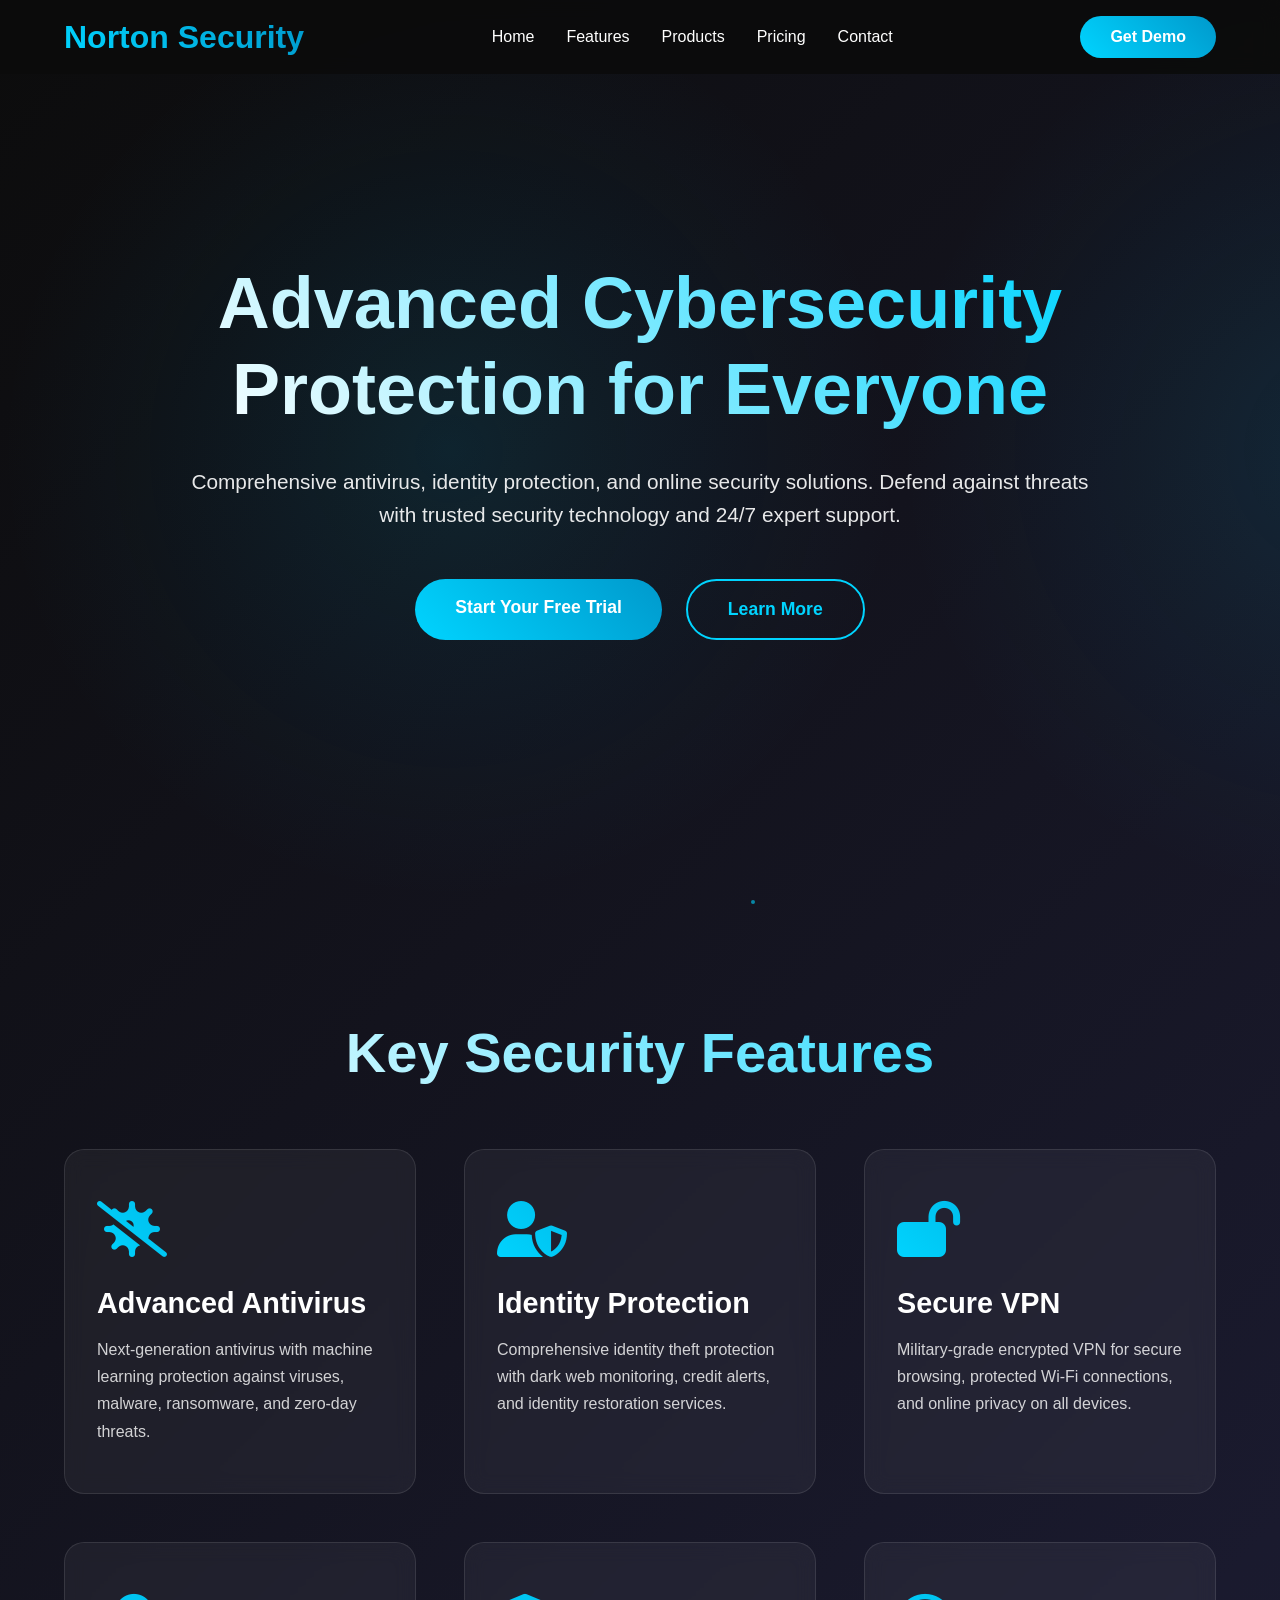
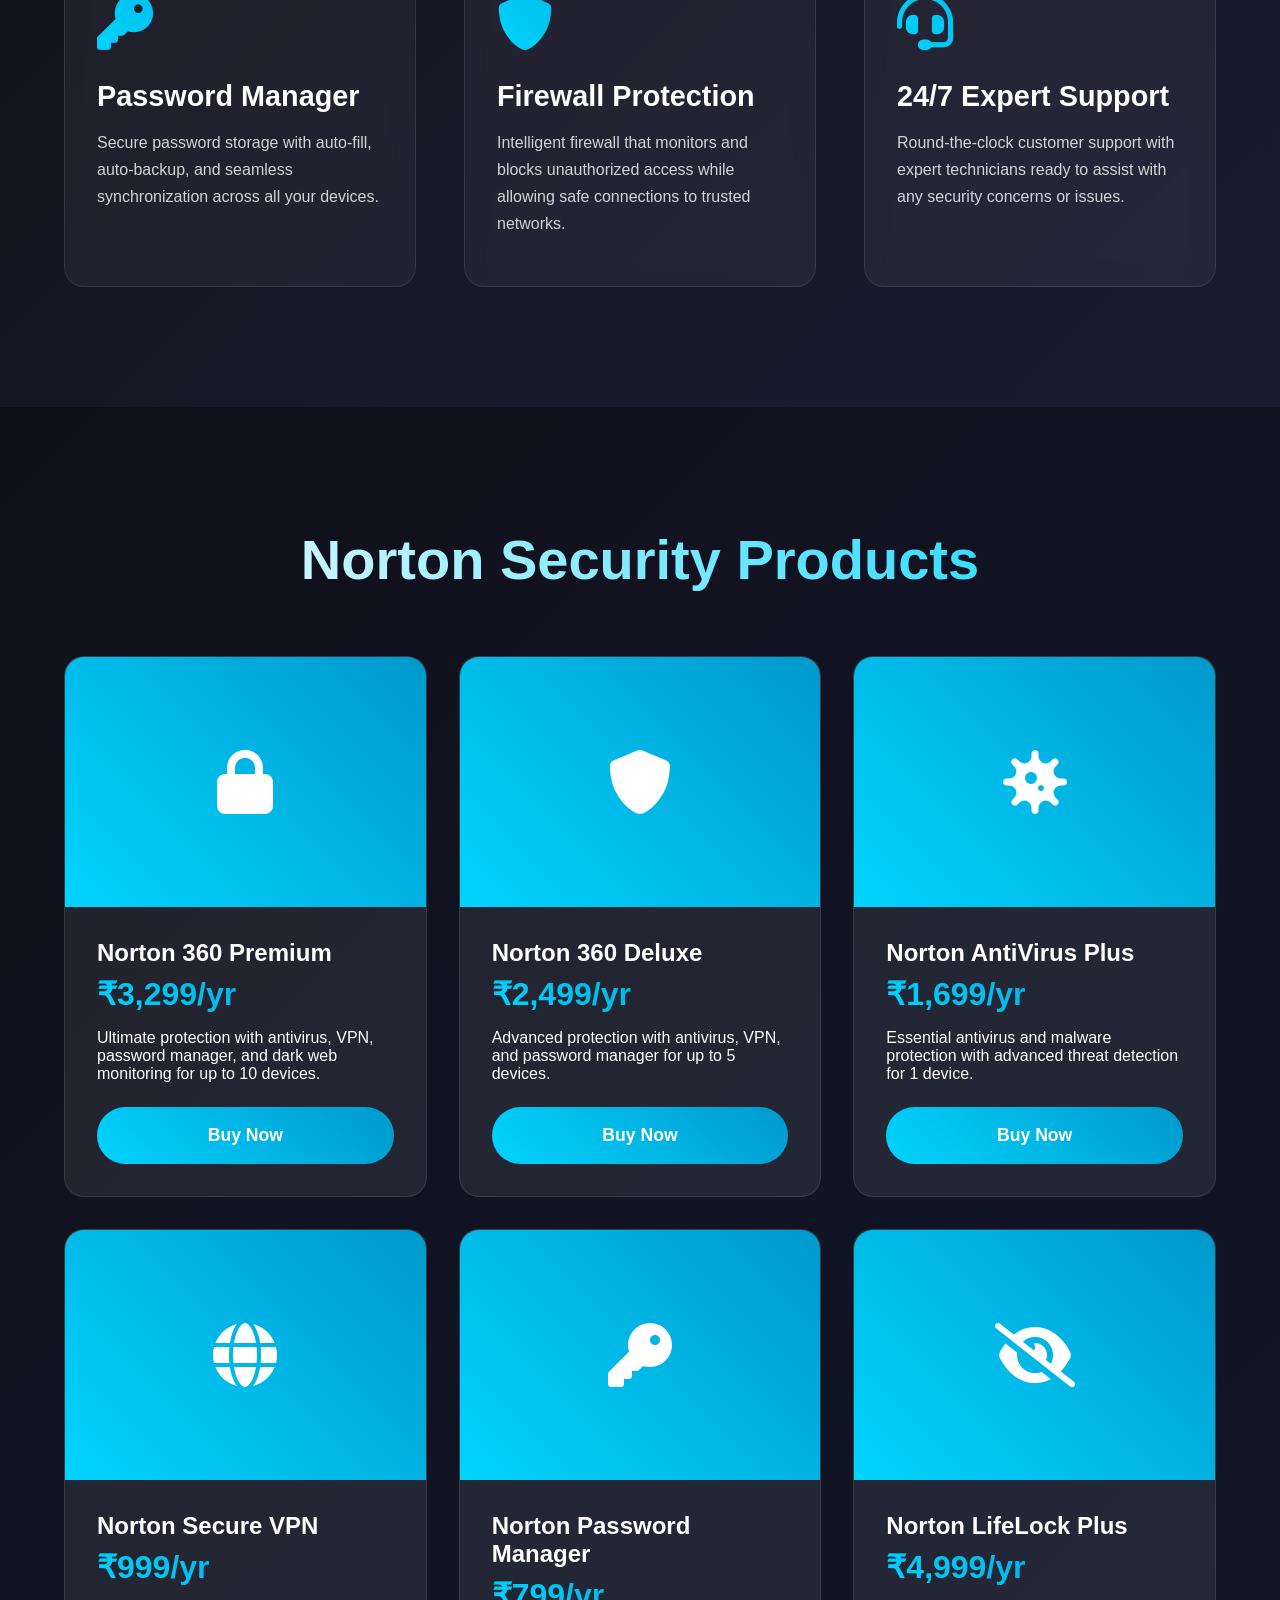
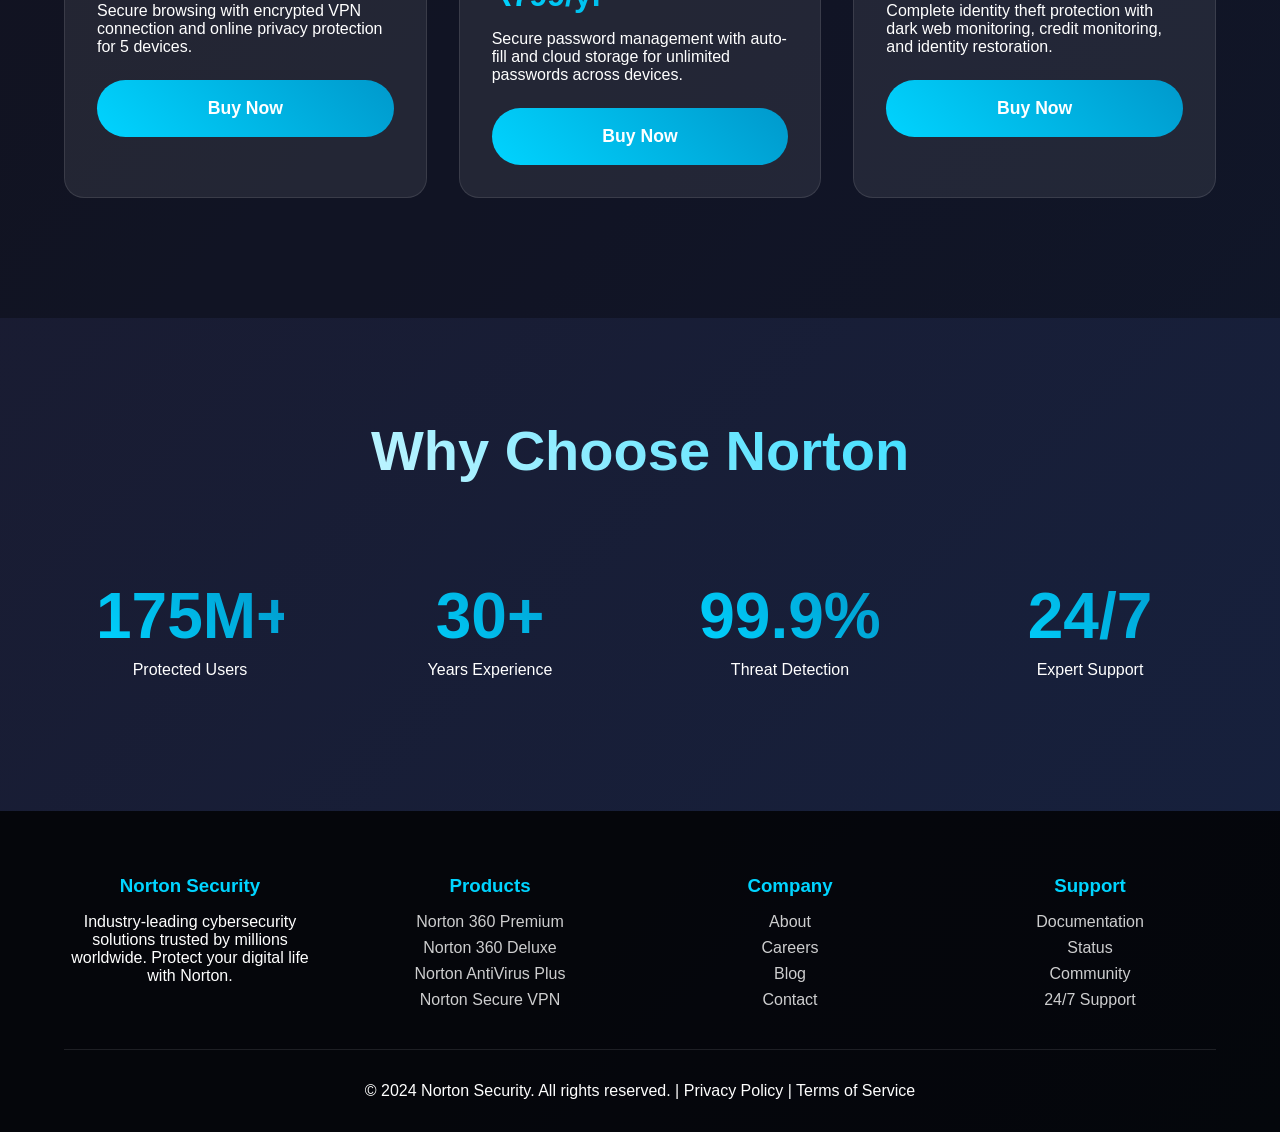
<file: website.html>
<!DOCTYPE html>
<html lang="en">
<head>
    <meta charset="UTF-8">
    <meta name="viewport" content="width=device-width, initial-scale=1.0">
    <title>Norton Security - Antivirus & Cybersecurity Protection</title>
    <link href="https://cdnjs.cloudflare.com/ajax/libs/font-awesome/6.0.0/css/all.min.css" rel="stylesheet">
    <style>
        * {
            margin: 0;
            padding: 0;
            box-sizing: border-box;
        }

        body {
            font-family: 'Segoe UI', Tahoma, Geneva, Verdana, sans-serif;
            background: linear-gradient(135deg, #0c0c0c 0%, #1a1a2e 50%, #16213e 100%);
            color: #ffffff;
            overflow-x: hidden;
        }

        /* Navigation */
        .navbar {
            position: fixed;
            top: 0;
            width: 100%;
            background: rgba(12, 12, 12, 0.95);
            backdrop-filter: blur(10px);
            z-index: 1000;
            padding: 1rem 0;
            transition: all 0.3s ease;
        }

        .nav-container {
            max-width: 1400px;
            margin: 0 auto;
            display: flex;
            justify-content: space-between;
            align-items: center;
            padding: 0 5%;
        }

        .logo {
            font-size: 2rem;
            font-weight: 800;
            background: linear-gradient(45deg, #00d4ff, #0099cc);
            -webkit-background-clip: text;
            -webkit-text-fill-color: transparent;
            background-clip: text;
        }

        .nav-menu {
            display: flex;
            list-style: none;
            gap: 2rem;
        }

        .nav-menu a {
            color: #ffffff;
            text-decoration: none;
            font-weight: 500;
            transition: color 0.3s ease;
            position: relative;
        }

        .nav-menu a:hover {
            color: #00d4ff;
        }

        .nav-menu a::after {
            content: '';
            position: absolute;
            width: 0;
            height: 2px;
            bottom: -5px;
            left: 0;
            background: linear-gradient(45deg, #00d4ff, #0099cc);
            transition: width 0.3s ease;
        }

        .nav-menu a:hover::after {
            width: 100%;
        }

        .cta-button {
            background: linear-gradient(45deg, #00d4ff, #0099cc);
            padding: 12px 30px;
            border: none;
            border-radius: 50px;
            color: white;
            font-weight: 600;
            cursor: pointer;
            transition: all 0.3s ease;
            text-decoration: none;
        }

        .cta-button:hover {
            transform: translateY(-2px);
            box-shadow: 0 10px 30px rgba(0, 212, 255, 0.4);
        }

        /* Hero Section */
        .hero {
            height: 100vh;
            display: flex;
            align-items: center;
            justify-content: center;
            text-align: center;
            position: relative;
            overflow: hidden;
        }

        .hero::before {
            content: '';
            position: absolute;
            top: 0;
            left: 0;
            right: 0;
            bottom: 0;
            background: url('data:image/svg+xml,<svg xmlns="http://www.w3.org/2000/svg" viewBox="0 0 1000 1000"><defs><radialGradient id="a" cx="50%" cy="50%"><stop offset="0%" stop-color="%2300d4ff" stop-opacity="0.1"/><stop offset="100%" stop-color="%230099cc" stop-opacity="0"/></radialGradient></defs><rect width="100%" height="100%" fill="url(%23a)"/></svg>');
            animation: float 20s ease-in-out infinite;
        }

        @keyframes float {
            0%, 100% { transform: translateY(0px) rotate(0deg); }
            50% { transform: translateY(-20px) rotate(180deg); }
        }

        .hero-content {
            max-width: 900px;
            z-index: 2;
            position: relative;
        }

        .hero h1 {
            font-size: 4.5rem;
            font-weight: 800;
            margin-bottom: 2rem;
            background: linear-gradient(45deg, #ffffff, #00d4ff);
            -webkit-background-clip: text;
            -webkit-text-fill-color: transparent;
            background-clip: text;
            line-height: 1.2;
        }

        .hero p {
            font-size: 1.3rem;
            margin-bottom: 3rem;
            opacity: 0.9;
            line-height: 1.6;
        }

        .hero-buttons {
            display: flex;
            gap: 1.5rem;
            justify-content: center;
            flex-wrap: wrap;
        }

        .btn-primary {
            background: linear-gradient(45deg, #00d4ff, #0099cc);
            padding: 18px 40px;
            border: none;
            border-radius: 50px;
            color: white;
            font-size: 1.1rem;
            font-weight: 600;
            cursor: pointer;
            transition: all 0.3s ease;
            text-decoration: none;
        }

        .btn-primary:hover {
            transform: translateY(-3px);
            box-shadow: 0 20px 40px rgba(0, 212, 255, 0.4);
        }

        .btn-secondary {
            background: transparent;
            padding: 18px 40px;
            border: 2px solid #00d4ff;
            border-radius: 50px;
            color: #00d4ff;
            font-size: 1.1rem;
            font-weight: 600;
            cursor: pointer;
            transition: all 0.3s ease;
            text-decoration: none;
        }

        .btn-secondary:hover {
            background: #00d4ff;
            transform: translateY(-3px);
            box-shadow: 0 20px 40px rgba(0, 212, 255, 0.3);
        }

        /* Features Section */
        .features {
            padding: 120px 5%;
            max-width: 1400px;
            margin: 0 auto;
        }

        .section-title {
            text-align: center;
            font-size: 3.5rem;
            font-weight: 700;
            margin-bottom: 4rem;
            background: linear-gradient(45deg, #ffffff, #00d4ff);
            -webkit-background-clip: text;
            -webkit-text-fill-color: transparent;
            background-clip: text;
        }

        .features-grid {
            display: grid;
            grid-template-columns: repeat(auto-fit, minmax(350px, 1fr));
            gap: 3rem;
        }

        .feature-card {
            background: rgba(255, 255, 255, 0.05);
            padding: 3rem 2rem;
            border-radius: 20px;
            border: 1px solid rgba(255, 255, 255, 0.1);
            backdrop-filter: blur(10px);
            transition: all 0.4s ease;
            position: relative;
            overflow: hidden;
        }

        .feature-card::before {
            content: '';
            position: absolute;
            top: 0;
            left: 0;
            right: 0;
            height: 4px;
            background: linear-gradient(45deg, #00d4ff, #0099cc);
            transform: scaleX(0);
            transition: transform 0.4s ease;
        }

        .feature-card:hover {
            transform: translateY(-15px);
            box-shadow: 0 30px 60px rgba(0, 212, 255, 0.2);
            border-color: #00d4ff;
        }

        .feature-card:hover::before {
            transform: scaleX(1);
        }

        .feature-icon {
            font-size: 3.5rem;
            background: linear-gradient(45deg, #00d4ff, #0099cc);
            -webkit-background-clip: text;
            -webkit-text-fill-color: transparent;
            background-clip: text;
            margin-bottom: 1.5rem;
        }

        .feature-card h3 {
            font-size: 1.8rem;
            margin-bottom: 1rem;
            color: #ffffff;
        }

        .feature-card p {
            opacity: 0.8;
            line-height: 1.7;
        }

        /* Products Section */
        .products {
            padding: 120px 5%;
            background: rgba(0, 0, 0, 0.3);
        }

        .products-grid {
            display: grid;
            grid-template-columns: repeat(auto-fit, minmax(300px, 1fr));
            gap: 2rem;
            margin-top: 4rem;
        }

        .product-card {
            background: rgba(255, 255, 255, 0.08);
            border-radius: 20px;
            overflow: hidden;
            transition: all 0.4s ease;
            border: 1px solid rgba(255, 255, 255, 0.1);
        }

        .product-card:hover {
            transform: translateY(-10px);
            box-shadow: 0 25px 50px rgba(0, 212, 255, 0.2);
        }

        .product-image {
            height: 250px;
            background: linear-gradient(45deg, #00d4ff, #0099cc);
            display: flex;
            align-items: center;
            justify-content: center;
            font-size: 4rem;
            color: white;
        }

        .product-info {
            padding: 2rem;
        }

        .product-title {
            font-size: 1.5rem;
            margin-bottom: 0.5rem;
            color: #ffffff;
        }

        .product-price {
            font-size: 2rem;
            font-weight: 800;
            background: linear-gradient(45deg, #00d4ff, #0099cc);
            -webkit-background-clip: text;
            -webkit-text-fill-color: transparent;
            background-clip: text;
            margin-bottom: 1rem;
        }

        /* Stats Section */
        .stats {
            padding: 100px 5%;
            text-align: center;
        }

        .stats-grid {
            display: grid;
            grid-template-columns: repeat(auto-fit, minmax(200px, 1fr));
            gap: 3rem;
            margin-top: 4rem;
        }

        .stat-item {
            padding: 2rem;
        }

        .stat-number {
            font-size: 4rem;
            font-weight: 800;
            background: linear-gradient(45deg, #00d4ff, #0099cc);
            -webkit-background-clip: text;
            -webkit-text-fill-color: transparent;
            background-clip: text;
            margin-bottom: 0.5rem;
        }

        /* Footer */
        .footer {
            background: rgba(0, 0, 0, 0.8);
            padding: 4rem 5% 2rem;
            text-align: center;
        }

        .footer-content {
            max-width: 1400px;
            margin: 0 auto;
            display: grid;
            grid-template-columns: repeat(auto-fit, minmax(250px, 1fr));
            gap: 3rem;
            margin-bottom: 2rem;
        }

        .footer h3 {
            margin-bottom: 1rem;
            color: #00d4ff;
        }

        .footer a {
            color: #ffffff;
            text-decoration: none;
            opacity: 0.8;
            display: block;
            margin-bottom: 0.5rem;
            transition: opacity 0.3s ease;
        }

        .footer a:hover {
            opacity: 1;
        }

        /* Responsive */
        @media (max-width: 768px) {
            .nav-menu {
                display: none;
            }
            
            .hero h1 {
                font-size: 3rem;
            }
            
            .hero-buttons {
                flex-direction: column;
                align-items: center;
            }
            
            .section-title {
                font-size: 2.5rem;
            }
        }

        /* Scroll animations */
        .fade-in {
            opacity: 0;
            transform: translateY(50px);
            transition: all 0.8s ease;
        }

        .fade-in.visible {
            opacity: 1;
            transform: translateY(0);
        }
    </style>
</head>
<body>
    <!-- Navigation -->
    <nav class="navbar">
        <div class="nav-container">
            <div class="logo">Norton <span style="color: #00d4ff;">Security</span></div>
            <ul class="nav-menu">
                <li><a href="#home">Home</a></li>
                <li><a href="#features">Features</a></li>
                <li><a href="#products">Products</a></li>
                <li><a href="#pricing">Pricing</a></li>
                <li><a href="#contact">Contact</a></li>
            </ul>
            <a href="#demo" class="cta-button">Get Demo</a>
        </div>
    </nav>

    <!-- Hero Section -->
    <section id="home" class="hero">
        <div class="hero-content fade-in">
            <h1>Advanced Cybersecurity<br>Protection for Everyone</h1>
            <p>Comprehensive antivirus, identity protection, and online security solutions. Defend against threats with trusted security technology and 24/7 expert support.</p>
            <div class="hero-buttons">
                <a href="#demo" class="btn-primary">Start Your Free Trial</a>
                <a href="#features" class="btn-secondary">Learn More</a>
            </div>
        </div>
    </section>

    <!-- Features Section -->
    <section id="features" class="features">
        <h2 class="section-title fade-in">Key Security Features</h2>
        <div class="features-grid">
            <div class="feature-card fade-in">
                <div class="feature-icon">
                    <i class="fas fa-virus-slash"></i>
                </div>
                <h3>Advanced Antivirus</h3>
                <p>Next-generation antivirus with machine learning protection against viruses, malware, ransomware, and zero-day threats.</p>
            </div>
            <div class="feature-card fade-in">
                <div class="feature-icon">
                    <i class="fas fa-user-shield"></i>
                </div>
                <h3>Identity Protection</h3>
                <p>Comprehensive identity theft protection with dark web monitoring, credit alerts, and identity restoration services.</p>
            </div>
            <div class="feature-card fade-in">
                <div class="feature-icon">
                    <i class="fas fa-lock-open"></i>
                </div>
                <h3>Secure VPN</h3>
                <p>Military-grade encrypted VPN for secure browsing, protected Wi-Fi connections, and online privacy on all devices.</p>
            </div>
            <div class="feature-card fade-in">
                <div class="feature-icon">
                    <i class="fas fa-key"></i>
                </div>
                <h3>Password Manager</h3>
                <p>Secure password storage with auto-fill, auto-backup, and seamless synchronization across all your devices.</p>
            </div>
            <div class="feature-card fade-in">
                <div class="feature-icon">
                    <i class="fas fa-shield-alt"></i>
                </div>
                <h3>Firewall Protection</h3>
                <p>Intelligent firewall that monitors and blocks unauthorized access while allowing safe connections to trusted networks.</p>
            </div>
            <div class="feature-card fade-in">
                <div class="feature-icon">
                    <i class="fas fa-headset"></i>
                </div>
                <h3>24/7 Expert Support</h3>
                <p>Round-the-clock customer support with expert technicians ready to assist with any security concerns or issues.</p>
            </div>
        </div>
    </section>

    <!-- Products Section -->
    <section id="products" class="products">
        <h2 class="section-title fade-in">Norton Security Products</h2>
        <div class="products-grid">
            <div class="product-card fade-in">
                <div class="product-image">
                    <i class="fas fa-lock"></i>
                </div>
                <div class="product-info">
                    <h3 class="product-title">Norton 360 Premium</h3>
                    <div class="product-price">₹3,299/yr</div>
                    <p>Ultimate protection with antivirus, VPN, password manager, and dark web monitoring for up to 10 devices.</p>
                    <a href="#" class="btn-primary" style="display: block; text-align: center; margin-top: 1.5rem;">Buy Now</a>
                </div>
            </div>
            <div class="product-card fade-in">
                <div class="product-image">
                    <i class="fas fa-shield-alt"></i>
                </div>
                <div class="product-info">
                    <h3 class="product-title">Norton 360 Deluxe</h3>
                    <div class="product-price">₹2,499/yr</div>
                    <p>Advanced protection with antivirus, VPN, and password manager for up to 5 devices.</p>
                    <a href="#" class="btn-primary" style="display: block; text-align: center; margin-top: 1.5rem;">Buy Now</a>
                </div>
            </div>
            <div class="product-card fade-in">
                <div class="product-image">
                    <i class="fas fa-virus"></i>
                </div>
                <div class="product-info">
                    <h3 class="product-title">Norton AntiVirus Plus</h3>
                    <div class="product-price">₹1,699/yr</div>
                    <p>Essential antivirus and malware protection with advanced threat detection for 1 device.</p>
                    <a href="#" class="btn-primary" style="display: block; text-align: center; margin-top: 1.5rem;">Buy Now</a>
                </div>
            </div>
            <div class="product-card fade-in">
                <div class="product-image">
                    <i class="fas fa-globe"></i>
                </div>
                <div class="product-info">
                    <h3 class="product-title">Norton Secure VPN</h3>
                    <div class="product-price">₹999/yr</div>
                    <p>Secure browsing with encrypted VPN connection and online privacy protection for 5 devices.</p>
                    <a href="#" class="btn-primary" style="display: block; text-align: center; margin-top: 1.5rem;">Buy Now</a>
                </div>
            </div>
            <div class="product-card fade-in">
                <div class="product-image">
                    <i class="fas fa-key"></i>
                </div>
                <div class="product-info">
                    <h3 class="product-title">Norton Password Manager</h3>
                    <div class="product-price">₹799/yr</div>
                    <p>Secure password management with auto-fill and cloud storage for unlimited passwords across devices.</p>
                    <a href="#" class="btn-primary" style="display: block; text-align: center; margin-top: 1.5rem;">Buy Now</a>
                </div>
            </div>
            <div class="product-card fade-in">
                <div class="product-image">
                    <i class="fas fa-eye-slash"></i>
                </div>
                <div class="product-info">
                    <h3 class="product-title">Norton LifeLock Plus</h3>
                    <div class="product-price">₹4,999/yr</div>
                    <p>Complete identity theft protection with dark web monitoring, credit monitoring, and identity restoration.</p>
                    <a href="#" class="btn-primary" style="display: block; text-align: center; margin-top: 1.5rem;">Buy Now</a>
                </div>
            </div>
        </div>
    </section>

    <!-- Stats Section -->
    <section class="stats">
        <h2 class="section-title fade-in">Why Choose Norton</h2>
        <div class="stats-grid">
            <div class="stat-item fade-in">
                <div class="stat-number">175M+</div>
                <div>Protected Users</div>
            </div>
            <div class="stat-item fade-in">
                <div class="stat-number">30+</div>
                <div>Years Experience</div>
            </div>
            <div class="stat-item fade-in">
                <div class="stat-number">99.9%</div>
                <div>Threat Detection</div>
            </div>
            <div class="stat-item fade-in">
                <div class="stat-number">24/7</div>
                <div>Expert Support</div>
            </div>
        </div>
    </section>

    <!-- Footer -->
    <footer class="footer">
        <div class="footer-content">
            <div>
                <h3>Norton Security</h3>
                <p>Industry-leading cybersecurity solutions trusted by millions worldwide. Protect your digital life with Norton.</p>
            </div>
            <div>
                <h3>Products</h3>
                <a href="#">Norton 360 Premium</a>
                <a href="#">Norton 360 Deluxe</a>
                <a href="#">Norton AntiVirus Plus</a>
                <a href="#">Norton Secure VPN</a>
            </div>
            <div>
                <h3>Company</h3>
                <a href="#">About</a>
                <a href="#">Careers</a>
                <a href="#">Blog</a>
                <a href="#">Contact</a>
            </div>
            <div>
                <h3>Support</h3>
                <a href="#">Documentation</a>
                <a href="#">Status</a>
                <a href="#">Community</a>
                <a href="#">24/7 Support</a>
            </div>
        </div>
        <div style="border-top: 1px solid rgba(255,255,255,0.1); padding-top: 2rem; margin-top: 2rem;">
            <p>&copy; 2024 Norton Security. All rights reserved. | Privacy Policy | Terms of Service</p>
        </div>
    </footer>

    <script>
        // Smooth scrolling
        document.querySelectorAll('a[href^="#"]').forEach(anchor => {
            anchor.addEventListener('click', function (e) {
                e.preventDefault();
                const target = document.querySelector(this.getAttribute('href'));
                if (target) {
                    target.scrollIntoView({
                        behavior: 'smooth',
                        block: 'start'
                    });
                }
            });
        });

        // Navbar scroll effect
        window.addEventListener('scroll', () => {
            const navbar = document.querySelector('.navbar');
            if (window.scrollY > 100) {
                navbar.style.background = 'rgba(12, 12, 12, 0.98)';
            } else {
                navbar.style.background = 'rgba(12, 12, 12, 0.95)';
            }
        });

        // Fade in animation on scroll
        const observerOptions = {
            threshold: 0.1,
            rootMargin: '0px 0px -50px 0px'
        };

        const observer = new IntersectionObserver((entries) => {
            entries.forEach(entry => {
                if (entry.isIntersecting) {
                    entry.target.classList.add('visible');
                }
            });
        }, observerOptions);

        document.querySelectorAll('.fade-in').forEach(el => {
            observer.observe(el);
        });

        // Particle animation for hero
        function createParticle() {
            const particle = document.createElement('div');
            particle.style.position = 'fixed';
            particle.style.width = '4px';
            particle.style.height = '4px';
            particle.style.background = 'rgba(0, 212, 255, 0.6)';
            particle.style.borderRadius = '50%';
            particle.style.left = Math.random() * 100 + 'vw';
            particle.style.top = '100vh';
            particle.style.pointerEvents = 'none';
            particle.style.zIndex = '1';
            document.body.appendChild(particle);

            const duration = Math.random() * 3000 + 2000;
            particle.animate([
                { transform: 'translateY(0px)', opacity: 1 },
                { transform: `translateY(-${window.innerHeight + 100}px)`, opacity: 0 }
            ], {
                duration: duration,
                easing: 'linear'
            }).onfinish = () => particle.remove();
        }

        setInterval(createParticle, 300);
    </script>
</body>
</html>
</file>
<file: style.css>
/* Google Font */
@import url('https://fonts.googleapis.com/css2?family=Poppins:wght@300;400;500;600;700;800&display=swap');

*{
    margin:0;
    padding:0;
    box-sizing:border-box;
    font-family:'Poppins',sans-serif;
    scroll-behavior:smooth;
    transition: all 0.3s ease;
}

:root{
    --bg:#0a0a0a;
    --card:#111111;
    --text:#ffffff;
    --primary:#00ff88;
    --border:rgba(255,255,255,0.1);
}

body.light{
    --bg:#f5f5f5;
    --card:#ffffff;
    --text:#111111;
    --primary:#00b86b;
}

body{
    background:var(--bg);
    color:var(--text);
    overflow-x:hidden;
}

/* Loader */


#loader{
    position: fixed;
    top: 0;
    left: 0;
    width: 100%;
    height: 100vh;
    overflow: hidden;

    display: flex;
    justify-content: center;
    align-items: center;

    background: linear-gradient(
        -45deg,
        #00d4ff,
        #6a11cb,
        #ff4ecd
    );
    background-size: 400% 400%;

    animation: gradientBG 8s ease infinite;
    z-index: 9999;
}


.loader-text{
    font-size: 5rem;
    font-weight: 800;
    font-style: italic;
    text-transform: uppercase;
    letter-spacing: 8px;
    color: white;
    

    animation: textFloat 2s ease-in-out infinite;

    text-shadow:
        0 0 10px rgba(255,255,255,.8),
        0 0 20px #00d4ff,
        0 0 40px #6a11cb,
        0 0 60px #ff4ecd;
}

@keyframes gradientBG{
    0%{
        background-position: 0% 50%;
    }
    50%{
        background-position: 100% 50%;
    }
    100%{
        background-position: 0% 50%;
    }
}

@keyframes textFloat{
    0%,100%{
        transform: translateY(0) scale(1);
    }
    50%{
        transform: translateY(-15px) scale(1.05);
    }
}

/* Navbar */

.navbar{
    position:fixed;
    top:0;
    width:100%;
    padding:20px 8%;
    display:flex;
    justify-content:space-between;
    align-items:center;
    backdrop-filter:blur(20px);
    background:rgba(0,0,0,.4);
    z-index:1000;
}

.logo{
    color:var(--primary);
    font-size:1.5rem;
    font-weight:700;
    display:flex;
    align-items:center;
    gap:10px;
}

.logo-img{
    height:50px;
    width:30;
    display:block;
    border-radius:5px;
}

.logo-text{
    display:inline;
    color:var(--primary);
    font-weight:700;
}

@media (max-width: 768px) {
    .logo-img{
        height:40px;
    }
    .logo-text{
        font-size:1.2rem;
    }
}

.nav-links{
    display:flex;
    list-style:none;
    gap:25px;
}

.nav-links a{
    text-decoration:none;
    color:var(--text);
    transition:.3s;
}

.nav-links a:hover{
    color:var(--primary);
}

#theme-toggle{
    border:none;
    background:var(--primary);
    padding:10px;
    border-radius:50%;
    cursor:pointer;
}

.nav-actions{
    display:flex;
    align-items:center;
    gap:15px;
}

.menu-container{
    position:relative;
}

#menu-toggle{
    border:none;
    background:var(--card);
    color:var(--text);
    padding:10px;
    border-radius:50%;
    cursor:pointer;
    display:flex;
    align-items:center;
    justify-content:center;
}

.menu-dropdown{
    position:absolute;
    top:calc(100% + 10px);
    right:0;
    background:var(--card);
    border:1px solid var(--border);
    border-radius:12px;
    box-shadow:0 15px 30px rgba(0,0,0,.25);
    padding:8px 0;
    min-width:160px;
    display:none;
    z-index:1000;
}

.menu-dropdown.show{
    display:block;
}

.menu-dropdown a{
    display:block;
    padding:10px 16px;
    color:var(--text);
    text-decoration:none;
    transition:.2s;
}

.menu-dropdown a:hover{
    background:rgba(0,255,136,0.08);
    color:var(--primary);
}

/* Hero */

.hero{
    min-height:90vh;
    display:flex;
    justify-content:space-between;
    align-items:center;
    gap:40px;
    /* padding:100px 20px; */
}

.bubble-container{
    position:fixed;
    inset:0;
    z-index:-1;
    pointer-events:none;
    overflow:hidden;
}

.bubble{
    position:absolute;
    bottom:-120px;
    border-radius:50%;
    opacity:0.4;
    animation:rise 10s infinite ease-in;
}

.bubble1{
    left:10%;
    width:50px;
    height:50px;
    background:rgba(0,255,136,0.35);
    animation-duration:12s;
}

.bubble2{
    left:30%;
    width:50px;
    height:50px;
    background:rgba(0,123,255,0.28);
    animation-duration:14s;
    animation-delay:2s;
}

.bubble3{
    left:50%;
    width:50px;
    height:50px;
    background:rgba(255,0,138,0.32);
    animation-duration:11s;
    animation-delay:1s;
}

.bubble4{
    left:70%;
    width:50px;
    height:50px;
    background:rgba(255,207,0,0.3);
    animation-duration:13s;
    animation-delay:3s;
}

.bubble5{
    left:85%;
    width:60px;
    height:60px;
    background:rgba(121,0,255,0.25);
    animation-duration:9s;
    animation-delay:4s;
}

.bubble6{
    left:20%;
    width:50px;
    height:50px;
    background:rgba(0,255,255,0.28);
    animation-duration:10s;
    animation-delay:5s;
}

.bubble7{
    left:60%;
    width:50px;
    height:50px;
    background:rgba(255,100,0,0.22);
    animation-duration:15s;
    animation-delay:2.5s;
}
.bubble8{
    left:60%;
    width:50px;
    height:50px;
    background:rgba(232, 116, 39, 0.797);
    animation-duration:15s;
    animation-delay:2.5s;
}
.bubble9{
    left:60%;
    width:50px;
    height:50px;
    background:rgba(42, 9, 208, 0.884);
    animation-duration:15s;
    animation-delay:2.5s;
}
.bubble10{
    left:60%;
    width:50px;
    height:50px;
    background:rgba(6, 240, 146, 0.934);
    animation-duration:15s;
    animation-delay:2.5s;
}
.bubble11{
    left:60%;
    width:50px;
    height:50px;
    background:rgba(14, 172, 239, 0.941);
    animation-duration:15s;
}
.bubble12{
    left:60%;
    width:50px;
    height:50px;
    background:rgba(255,100,0,0.22);
    animation-duration:15s;
    animation-delay:2.5s;
}
.bubble13{
    left:60%;
    width:50px;
    height:50px;
    background:rgba(42, 239, 2, 0.954);
    animation-duration:15s;
    animation-delay:2.5s;
}
.bubble14{
    left:60%;
    width:50px;
    height:50px;
    background:rgb(242, 104, 13);
    animation-duration:15s;
    animation-delay:2.5s;
}
.bubble15{ 
    left:60%;
    width:50px;
    height:50px;
    background:rgba(0, 110, 255, 0.998);
    animation-duration:15s;
    animation-delay:2.5s;
}   
.bubble16{
    left:60%;
    width:50px;
    height:50px;
    background:rgba(204, 248, 10, 0.993);
    animation-duration:15s;
    animation-delay:2.5s;
}
.bubble17{
    left:60%;
    width:50px;
    height:50px;
    background:rgb(240, 6, 96);
    animation-duration:15s;
    animation-delay:2.5s;
}
.bubble18{
    left:60%;
    width:50px;
    height:50px;
    background:rgb(250, 60, 8);
    animation-duration:15s;
    animation-delay:2.5s;
}
.bubble19{
    left:60%;
    width:50px;
    height:50px;
    background:rgba(148, 243, 5, 0.979);
    animation-duration:15s;
    animation-delay:2.5s;
}
.bubble20{
    left:60%;
    width:50px;
    height:50px;
    background:rgba(167, 1, 129, 0.979);
    animation-duration:15s;
    animation-delay:2.5s;
}

.bubble-text{
    position:absolute;
    bottom:50%;
    left:50%;
    transform:translate(-50%, 50%);
    font-size:4rem;
    font-weight:900;
    color:rgb(1, 245, 131);
    text-shadow:0 0 20px rgba(0, 255, 136, 0.3);
    animation:floatText 15s infinite ease-in-out;
    z-index:-1;
    letter-spacing:3px;
}

@keyframes floatText{
    0%{
        transform:translate(-50%, 50%) translateY(0);
        opacity:0.05;
    }
    50%{
        opacity:0.2;
    }
    100%{
        transform:translate(-50%, 50%) translateY(-100vh);
        opacity:0;
    }
}
   
@keyframes rise{
    0%{
        transform:translateY(0) scale(1);
        opacity:0.35;
    }
    50%{
        opacity:0.6;
    }
    100%{
        transform:translateY(-120vh) scale(1.2);
        opacity:0;
    }
}

.hero-content{
    max-width:600px;
    text-align:left;
}

.hero-content h1{
    font-size:4rem;
    margin-bottom:10px;
}

.hero-image{
    max-width:520px;
    width:100%;
    display:flex;
    justify-content:center;
}

.hero-image .hero-photo{
    width:70%;
    max-width:450px;
    height:500px;
    border-radius:30px;
    opacity:0.85;
    border:2px solid rgba(0,255,136,0.18);
    box-shadow:0 30px 80px rgba(0,255,136,0.12);
    animation:floatImage 6s ease-in-out infinite;
}

@keyframes floatImage{
    0%,100%{
        transform:translateY(0);
        opacity:0.85;
    }
    50%{
        transform:translateY(-18px);
        opacity:0.95;
    }
}

.hero-content h2{
    color:var(--primary);
    /* margin-bottom:20px; */
}

.hero-content p{
    max-width:700px;
    /* margin:auto;
    margin-bottom:30px; */
}

.hero-buttons{
    display:flex;
    justify-content:center;
    gap:15px;
    flex-wrap:wrap;
}

.btn{
    padding:12px 25px;
    background:var(--primary);
    color:#000;
    text-decoration:none;
    border-radius:30px;
    font-weight:600;
    transition:.3s;
}

.btn:hover{
    transform:translateY(-5px);
}

.btn2{
    background:transparent;
    border:2px solid var(--primary);
    color:var(--primary);
}

/* Sections */

section{
    padding:100px 8%;
}

.section-title{
    text-align:center;
    font-size:2.5rem;
    margin-bottom:50px;
    color:var(--primary);
}

/* About */

.about-container{
    display:grid;
    grid-template-columns:1fr 1fr;
    gap:50px;
    align-items:center;
}

.about-image img{
    width:100%;
    border-radius:20px;
}

.counter-box{
    display:flex;
    gap:20px;
    margin-top:30px;
    flex-wrap:wrap;
}

.counter{
    background:var(--card);
    padding:20px;
    border-radius:15px;
    flex:1;
    text-align:center;
    border:1px solid var(--border);
}

/* Skills */

.skills-container{
    display:grid;
    gap:25px;
}

.skill h4{
    margin-bottom:10px;
}

.progress{
    height:12px;
    background:#222;
    border-radius:50px;
    overflow:hidden;
}

.progress span{
    display:block;
    height:100%;
    background:var(--primary);
    border-radius:50px;
}

/* Services */

.services-container{
    display:grid;
    grid-template-columns:repeat(auto-fit,minmax(250px,1fr));
    gap:25px;
}

.service-card{
    background:rgba(255,255,255,.05);
    backdrop-filter:blur(20px);
    border:1px solid var(--border);
    padding:40px;
    text-align:center;
    border-radius:20px;
    transition:.4s;
}

.service-card:hover{
    transform:translateY(-10px);
}

.service-card i{
    font-size:3rem;
    color:var(--primary);
    margin-bottom:15px;
}

/* Projects */

.projects-container{
    display:grid;
    grid-template-columns:repeat(auto-fit,minmax(300px,1fr));
    gap:30px;
}

.project-card{
    background:var(--card);
    border-radius:20px;
    overflow:hidden;
    border:1px solid var(--border);
    transition:.4s;
}

.project-card:hover{
    transform:translateY(-10px);
}

.project-card img{
    width:100%;
    height:220px;
    object-fit:cover;
}

.project-card h3,
.project-card p{
    padding:10px 20px;
}

.project-card button{
    margin:20px;
    padding:10px 20px;
    border:none;
    background:var(--primary);
    border-radius:10px;
    cursor:pointer;
}

/* Terminal */

.terminal-box{
    background:#000;
    border:2px solid var(--primary);
    padding:30px;
    border-radius:20px;
    overflow:auto;
}

.terminal-box pre{
    color:var(--primary);
    font-family:monospace;
}

/* Timeline */

.timeline{
    display:flex;
    flex-direction:column;
    gap:25px;
}

.timeline-item{
    background:var(--card);
    padding:25px;
    border-left:5px solid var(--primary);
    border-radius:15px;
}

/* Certificates */

.certificate-gallery{
    display:grid;
    grid-template-columns:repeat(auto-fit,minmax(250px,1fr));
    gap:20px;
}

.certificate-gallery img{
    width:100%;
    border-radius:15px;
    transition:.4s;
}

.certificate-gallery img:hover{
    transform:scale(1.05);
}

/* FAQ */

.faq-item{
    background:var(--card);
    border-radius:15px;
    margin-bottom:20px;
    overflow:hidden;
}

.faq-question{
    width:100%;
    padding:20px;
    background:none;
    border:none;
    color:var(--text);
    text-align:left;
    cursor:pointer;
    font-size:1rem;
}

.faq-answer{
    display:none;
    padding:20px;
}

/* Contact */

form{
    max-width:700px;
    margin:auto;
    display:flex;
    flex-direction:column;
    gap:20px;
}

form input,
form textarea{
    padding:15px;
    border:none;
    border-radius:10px;
    background:var(--card);
    color:var(--text);
}

form textarea{
    height:150px;
}

form button{
    background:var(--primary);
    padding:15px;
    border:none;
    border-radius:10px;
    cursor:pointer;
    font-weight:600;
}

/* Footer */

footer{
    text-align:center;
    padding:40px;
    border-top:1px solid var(--border);
}

.socials{
    margin-bottom:20px;
}

.socials a{
    color:var(--primary);
    margin:0 10px;
    font-size:1.5rem;
}

/* Animations */

@keyframes float{
    0%{
        transform:translateY(0);
    }
    50%{
        transform:translateY(-15px);
    }
    100%{
        transform:translateY(0);
    }
}

.hero-content{
    animation:float 4s ease-in-out infinite;
}

/* Responsive */

@media(max-width:900px){

    .about-container{
        grid-template-columns:1fr;
    }

    .nav-links{
        display:none;
    }

    .hero-content h1{
        font-size:2.5rem;
    }
}
</file>
